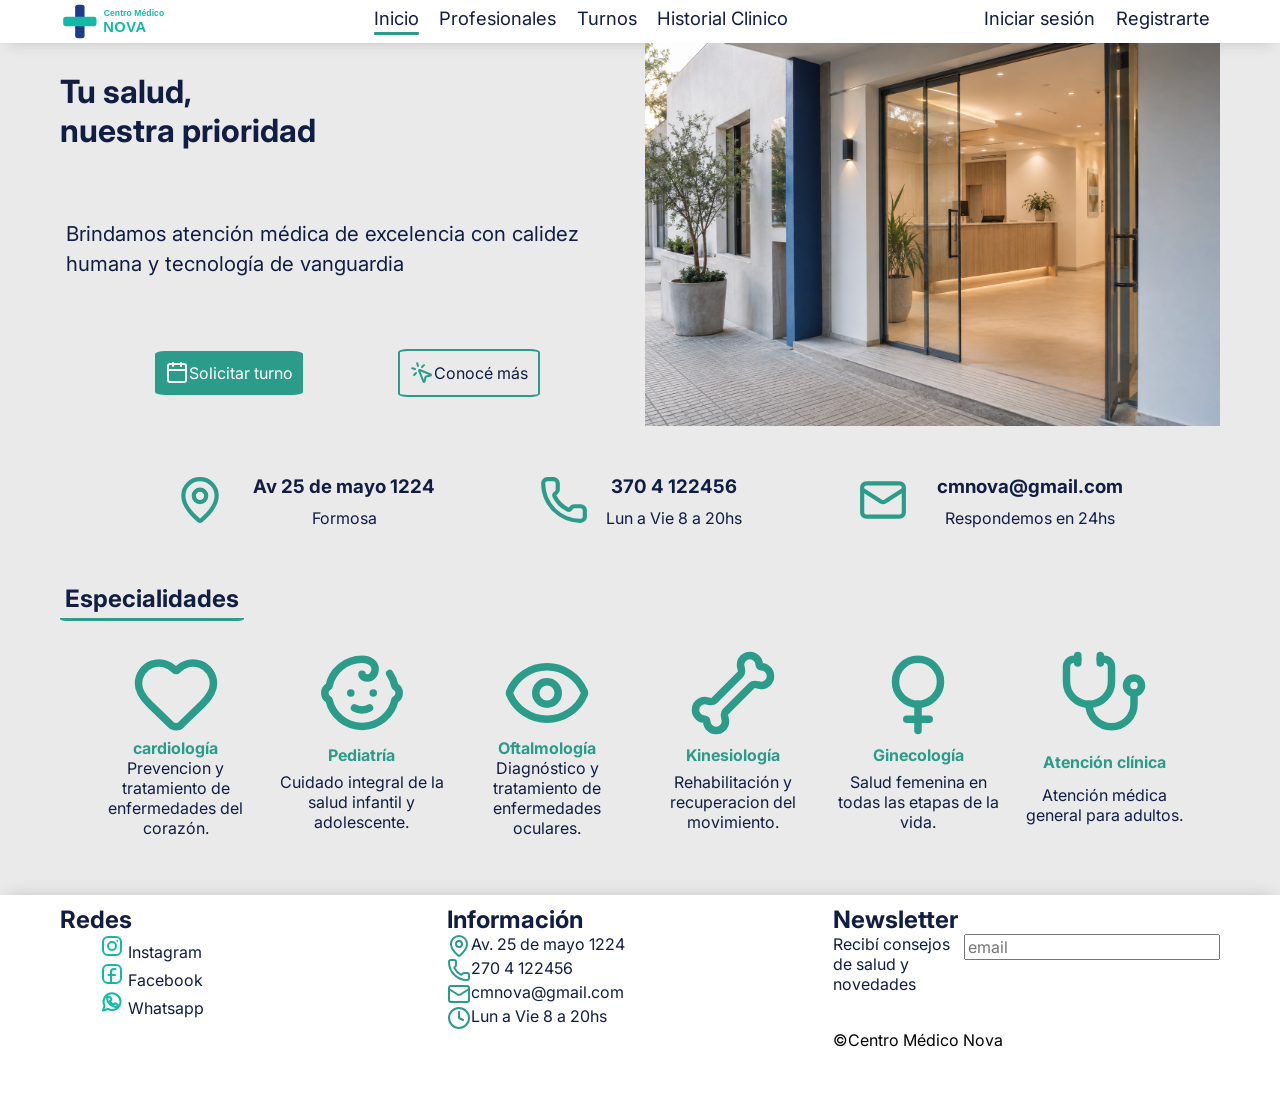
<file: index.html>
<!doctype html>
<html lang="es-AR">
  <head>
    <meta name="author" content="ariana cappello" />
    <meta
      name="description"
      content="Centro Médico Nova ofrece atención en cardiología, pediatría, oftalmología, kinesiología, ginecología y clínica médica en Formosa."
    />
    <meta
      name="keywords"
      content="centro médico en Formosa,clínica en Formosa,turnos médicos en Formosa,pediatra en Formosa,cardiólogo en Formosa,oftalmólogo en Formos"
    />
    <meta charset="UTF-8" />
    <meta name="viewport" content="width=device-width, initial-scale=1.0" />
    <title>Centro Médico Nova | Inicio</title>
    <link rel="stylesheet" href="./css/colores-svg.css" />
    <link rel="stylesheet" href="./css/stilos-general.css" />
    <link rel="preconnect" href="https://fonts.googleapis.com" />
    <link rel="preconnect" href="https://fonts.gstatic.com" crossorigin />
    <link
      href="https://fonts.googleapis.com/css2?family=Inter:wght@400;500;600;700&display=swap"
      rel="stylesheet"
    />
    <link rel="shortcut icon" href="./img/centro-medico-nova-favicon.svg" type="image/x-icon">
    <link rel="stylesheet" href="./css/header.css">
    <link rel="stylesheet" href="./css/footer.css">
    <link rel="stylesheet" href="./css/main/index-main.css">
    <link rel="stylesheet" href="./css/main/main.css">
  </head>
  <body>
    <header class="header-nav">
      <div class="contenedor">
        
        <nav>
          <img src="./img/centro-medico-nova-logo-horizontal.svg"/>
          <ul>
            <li class="activo">
              <a href="./index.html">Inicio</a>
            </li>
            <li>
              <a href="./pages/profesionales.html">Profesionales</a>
            </li>
            <li>
              <a href="./pages/turnos.html">Turnos</a>
            </li>
            <li>
              <a href="./pages/Historial.html">Historial Clinico</a>
            </li>
          </ul>
          <ul>
            <li>
              <a href="./pages/iniciar-sesion.html">Iniciar sesión</a>
            </li>
            <li>
              <a href="./pages/registrarte.html">Registrarte</a>
            </li>
          </ul>
        </nav>
      </div>
    </header>
    <main class="main">
      <div class="contenedor">
        <div class="main-bienvenida">
          <h1>
            Tu salud,<br />
            nuestra prioridad
          </h1>
          <p>
            Brindamos atención médica de excelencia con calidez humana y
            tecnología de vanguardia
          </p>
          <img src="./img/ChatGPT Image 1 sept 2026, 03_42_06 p.m..png"/>
          <div class="botones">
            <a class="main-solicitar"><svg
              xmlns="http://www.w3.org/2000/svg"
              width="24"
              height="24"
              viewBox="0 0 24 24"
              fill="none"
              stroke="currentColor"
              stroke-width="2"
              stroke-linecap="round"
              stroke-linejoin="round"
              class="lucide lucide-calendar-icon lucide-calendar color-botones"
            >
              <path d="M8 2v3" />
              <path d="M16 2v3" />
              <rect x="3" y="3" width="18" height="18" rx="2" />
              <path d="M3 9h18" />
            </svg>
            Solicitar turno</a
          >
          <a class="main-conocermas"
          > <svg xmlns="http://www.w3.org/2000/svg" width="24" height="24" viewBox="0 0 24 24" fill="none" stroke="currentColor" stroke-width="2" stroke-linecap="round" stroke-linejoin="round" class="lucide lucide-mouse-pointer-click-icon lucide-mouse-pointer-click color-general"><path d="M14 4.1 12 6"/><path d="m5.1 8-2.9-.8"/><path d="m6 12-1.9 2"/><path d="M7.2 2.2 8 5.1"/><path d="M9.037 9.69a.498.498 0 0 1 .653-.653l11 4.5a.5.5 0 0 1-.074.949l-4.349 1.041a1 1 0 0 0-.74.739l-1.04 4.35a.5.5 0 0 1-.95.074z"/></svg>Conocé más</a>
          </div>
          
        </div>
        <div class="main-informacion">
          <div>
            <svg
              xmlns="http://www.w3.org/2000/svg"
              viewBox="0 0 24 24"
              fill="none"
              stroke="currentColor"
              stroke-width="2"
              stroke-linecap="round"
              stroke-linejoin="round"
              class="lucide lucide-map-pin-icon lucide-map-pin color-general"
            >
              <path
                d="M20 10c0 4.993-5.539 10.193-7.399 11.799a1 1 0 0 1-1.202 0C9.539 20.193 4 14.993 4 10a8 8 0 0 1 16 0"
              />
              <circle cx="12" cy="10" r="3" />
            </svg>
            <h3>Av 25 de mayo 1224</h3>
            <p>Formosa</p>
          </div>
          <div>
            <svg
              xmlns="http://www.w3.org/2000/svg"
              viewBox="0 0 24 24"
              fill="none"
              stroke="currentColor"
              stroke-width="2"
              stroke-linecap="round"
              stroke-linejoin="round"
              class="lucide lucide-phone-icon lucide-phone color-general"
            >
              <path
                d="M13.832 16.568a1 1 0 0 0 1.213-.303l.355-.465A2 2 0 0 1 17 15h3a2 2 0 0 1 2 2v3a2 2 0 0 1-2 2A18 18 0 0 1 2 4a2 2 0 0 1 2-2h3a2 2 0 0 1 2 2v3a2 2 0 0 1-.8 1.6l-.468.351a1 1 0 0 0-.292 1.233 14 14 0 0 0 6.392 6.384"
              />
            </svg>
            <h3>370 4 122456</h3>
            <p>Lun a Vie 8 a 20hs</p>
          </div>
          <div>
            <svg
              xmlns="http://www.w3.org/2000/svg"
              viewBox="0 0 24 24"
              fill="none"
              stroke="currentColor"
              stroke-width="2"
              stroke-linecap="round"
              stroke-linejoin="round"
              class="lucide lucide-mail-icon lucide-mail color-general"
            >
              <path d="m22 7-8.991 5.727a2 2 0 0 1-2.009 0L2 7" />
              <rect x="2" y="4" width="20" height="16" rx="2" />
            </svg>
            <h3>cmnova@gmail.com</h3>
            <p>Respondemos en 24hs</p>
          </div>
        </div>
        <section class="main-especialidades">
          <h2>Especialidades</h2>
          <section>
            <div>
              <svg
                xmlns="http://www.w3.org/2000/svg"
                viewBox="0 0 24 24""
                fill="none"
                stroke="currentColor"
                stroke-width="2"
                stroke-linecap="round"
                stroke-linejoin="round"
                class="lucide lucide-heart-icon lucide-heart color-general"
              >
                <path
                  d="M2 9.5a5.5 5.5 0 0 1 9.591-3.676.56.56 0 0 0 .818 0A5.49 5.49 0 0 1 22 9.5c0 2.29-1.5 4-3 5.5l-5.492 5.313a2 2 0 0 1-3 .019L5 15c-1.5-1.5-3-3.2-3-5.5"
                />
              </svg>
              <h4>cardiología</h4>
              <p>Prevencion y tratamiento de enfermedades del corazón.</p>
            </div>
            <div>
              <svg
                xmlns="http://www.w3.org/2000/svg"
                viewBox="0 0 24 24"
                fill="none"
                stroke="currentColor"
                stroke-width="2"
                stroke-linecap="round"
                stroke-linejoin="round"
                class="lucide lucide-baby-icon lucide-baby color-general"
              >
                <path d="M10 16c.5.3 1.2.5 2 .5s1.5-.2 2-.5" />
                <path d="M15 12h.01" />
                <path
                  d="M19.38 6.813A9 9 0 0 1 20.8 10.2a2 2 0 0 1 0 3.6 9 9 0 0 1-17.6 0 2 2 0 0 1 0-3.6A9 9 0 0 1 12 3c2 0 3.5 1.1 3.5 2.5s-.9 2.5-2 2.5c-.8 0-1.5-.4-1.5-1"
                />
                <path d="M9 12h.01" />
              </svg>
              <h4>Pediatría</h4>
              <p>Cuidado integral de la salud infantil y adolescente.</p>
            </div>
            <div>
              <svg
                xmlns="http://www.w3.org/2000/svg"
                viewBox="0 0 24 24"
                fill="none"
                stroke="currentColor"
                stroke-width="2"
                stroke-linecap="round"
                stroke-linejoin="round"
                class="lucide lucide-eye-icon lucide-eye color-general"
                color-general
              >
                <path
                  d="M2.062 12.348a1 1 0 0 1 0-.696 10.75 10.75 0 0 1 19.876 0 1 1 0 0 1 0 .696 10.75 10.75 0 0 1-19.876 0"
                />
                <circle cx="12" cy="12" r="3" />
              </svg>
              <h4>Oftalmología</h4>
              <p>Diagnóstico y tratamiento de enfermedades oculares.</p>
            </div>
            <div>
              <svg
                xmlns="http://www.w3.org/2000/svg"
                viewBox="0 0 24 24"
                fill="none"
                stroke="currentColor"
                stroke-width="2"
                stroke-linecap="round"
                stroke-linejoin="round"
                class="lucide lucide-bone-icon lucide-bone color-general"
              >
                <path
                  d="M17 10c.7-.7 1.69 0 2.5 0a2.5 2.5 0 1 0 0-5 .5.5 0 0 1-.5-.5 2.5 2.5 0 1 0-5 0c0 .81.7 1.8 0 2.5l-7 7c-.7.7-1.69 0-2.5 0a2.5 2.5 0 0 0 0 5c.28 0 .5.22.5.5a2.5 2.5 0 1 0 5 0c0-.81-.7-1.8 0-2.5Z"
                />
              </svg>
              <h4>Kinesiología</h4>
              <p>Rehabilitación y recuperacion del movimiento.</p>
            </div>
            <div>
              <svg
                xmlns="http://www.w3.org/2000/svg"
                viewBox="0 0 24 24"
                fill="none"
                stroke="currentColor"
                stroke-width="2"
                stroke-linecap="round"
                stroke-linejoin="round"
                class="lucide lucide-venus-icon lucide-venus color-general"
              >
                <path d="M12 15v7" />
                <path d="M9 19h6" />
                <circle cx="12" cy="9" r="6" />
              </svg>
              <h4>Ginecología</h4>
              <p>Salud femenina en todas las etapas de la vida.</p>
            </div>
            <div>
              <svg
                xmlns="http://www.w3.org/2000/svg"
                viewBox="0 0 24 24"
                fill="none"
                stroke="currentColor"
                stroke-width="2"
                stroke-linecap="round"
                stroke-linejoin="round"
                class="lucide lucide-stethoscope-icon lucide-stethoscope color-general"
              >
                <path d="M11 2v2" />
                <path d="M5 2v2" />
                <path
                  d="M5 3H4a2 2 0 0 0-2 2v4a6 6 0 0 0 12 0V5a2 2 0 0 0-2-2h-1"
                />
                <path d="M8 15a6 6 0 0 0 12 0v-3" />
                <circle cx="20" cy="10" r="2" />
              </svg>
              <h4>Atención clínica</h4>
              <p>Atención médica general para adultos.</p>
            </div>
          </section>
        </section>
      </div>
    </main>
    <footer class="footer">
      <div class="contenedor">
        <img />
        <section class="footer-redes">
          <h2>Redes</h2>
          <ul>
            <li>
              <img src="./img/instagram-minimal.svg" class="color-general" width="24"
              height="24"/>
              <a>Instagram</a>
            </li>
            <li>
              <img src="./img/facebook-minimal.svg" class="color-general" width="24"
              height="24"/>
              <a>Facebook</a>
            </li>
            <li>
              <img src="./img/whatsapp-minimal.svg" class="color-general" width="24"
              height="24"/>
              <a>Whatsapp</a>
            </li>
          </ul>
        </section>
        <section class=" footer-informacion">
          <h2>Información</h2>
          <div>
            <svg
              xmlns="http://www.w3.org/2000/svg"
              width="24"
              height="24"
              viewBox="0 0 24 24"
              fill="none"
              stroke="currentColor"
              stroke-width="2"
              stroke-linecap="round"
              stroke-linejoin="round"
              class="lucide lucide-map-pin-icon lucide-map-pin color-general"
            >
              <path
                d="M20 10c0 4.993-5.539 10.193-7.399 11.799a1 1 0 0 1-1.202 0C9.539 20.193 4 14.993 4 10a8 8 0 0 1 16 0"
              />
              <circle cx="12" cy="10" r="3" />
            </svg>
            <p>Av. 25 de mayo 1224</p>
          </div>
          <div>
            <svg
              xmlns="http://www.w3.org/2000/svg"
              width="24"
              height="24"
              viewBox="0 0 24 24"
              fill="none"
              stroke="currentColor"
              stroke-width="2"
              stroke-linecap="round"
              stroke-linejoin="round"
              class="lucide lucide-phone-icon lucide-phone color-general"
            >
              <path
                d="M13.832 16.568a1 1 0 0 0 1.213-.303l.355-.465A2 2 0 0 1 17 15h3a2 2 0 0 1 2 2v3a2 2 0 0 1-2 2A18 18 0 0 1 2 4a2 2 0 0 1 2-2h3a2 2 0 0 1 2 2v3a2 2 0 0 1-.8 1.6l-.468.351a1 1 0 0 0-.292 1.233 14 14 0 0 0 6.392 6.384"
              />
            </svg>
            <p>270 4 122456</p>
          </div>
          <div>
            <svg
              xmlns="http://www.w3.org/2000/svg"
              width="24"
              height="24"
              viewBox="0 0 24 24"
              fill="none"
              stroke="currentColor"
              stroke-width="2"
              stroke-linecap="round"
              stroke-linejoin="round"
              class="lucide lucide-mail-icon lucide-mail color-general"
            >
              <path d="m22 7-8.991 5.727a2 2 0 0 1-2.009 0L2 7" />
              <rect x="2" y="4" width="20" height="16" rx="2" />
            </svg>
            <p>cmnova@gmail.com</p>
          </div>
          <div>
            <svg
              xmlns="http://www.w3.org/2000/svg"
              width="24"
              height="24"
              viewBox="0 0 24 24"
              fill="none"
              stroke="currentColor"
              stroke-width="2"
              stroke-linecap="round"
              stroke-linejoin="round"
              class="lucide lucide-clock-icon lucide-clock color-general"
            >
              <circle cx="12" cy="12" r="10" />
              <path d="M12 6v6l4 2" />
            </svg>
            <p>Lun a Vie 8 a 20hs</p>
          </div>
        </section>
        <section class="footeer-Newsletter">
          <h2>Newsletter</h2>
          <div>
          <p>Recibí consejos de salud y novedades</p>
          <label>
            <input type="email" name="email" placeholder="email" />
          </label>
          </div>
        </section>
        <div class="footer-copyright">&copy;Centro Médico Nova</div>
      </div>
    </footer>
  </body>
</html>
</file>
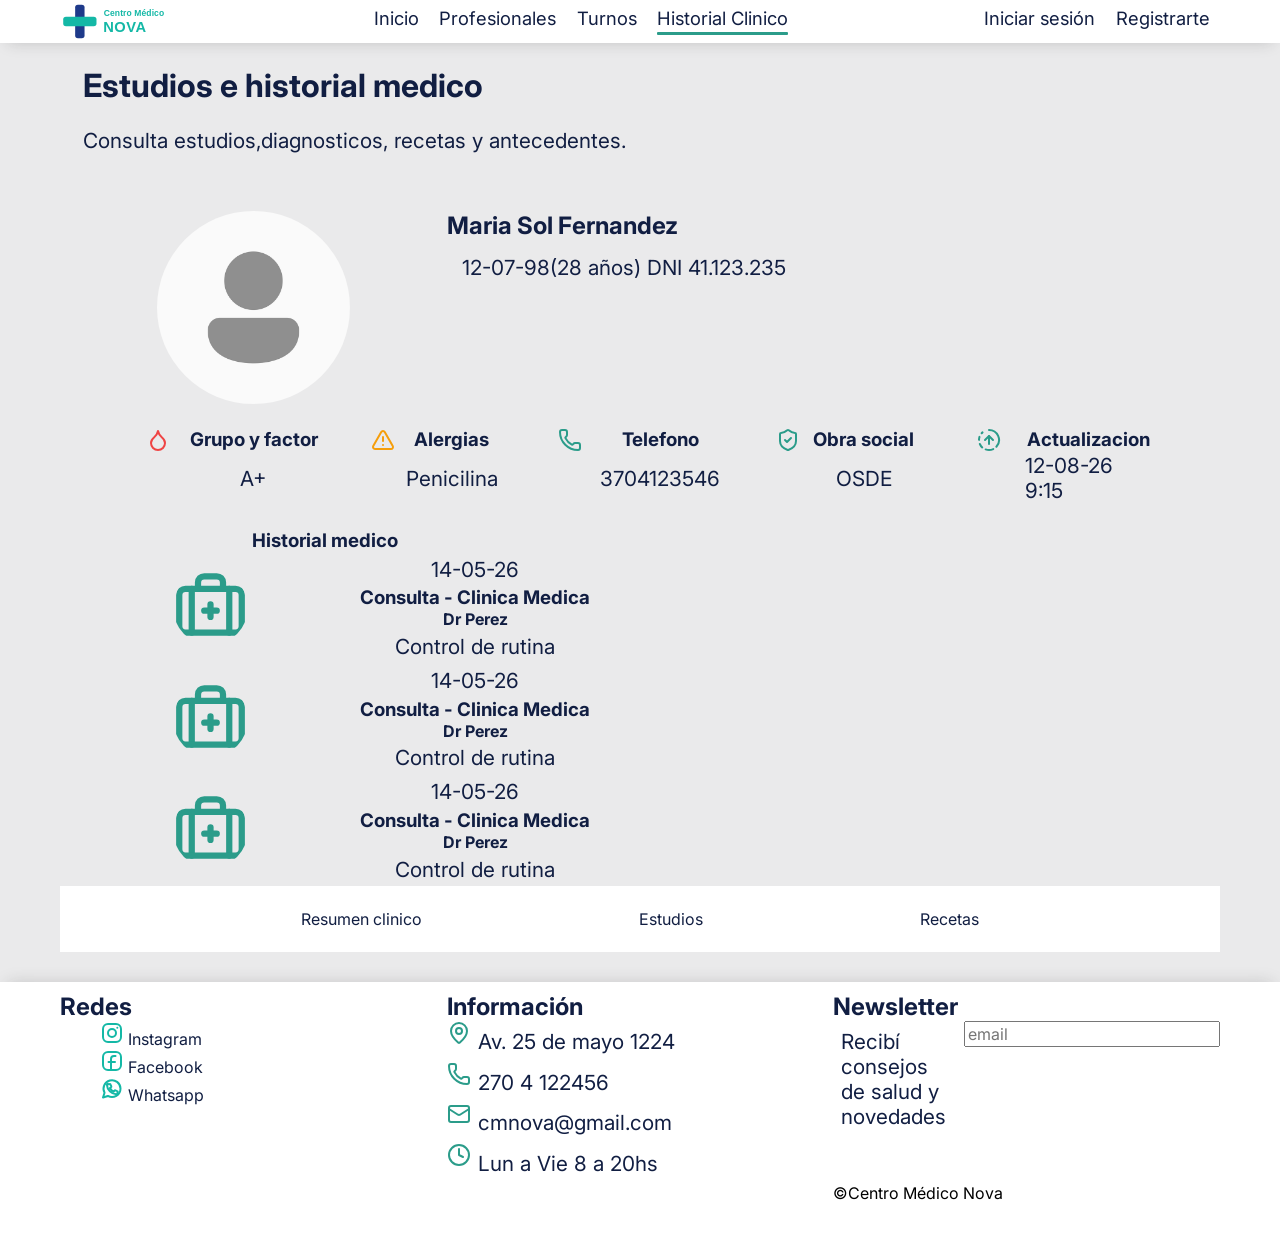
<file: pages/Historial.html>
<!doctype html>
<html lang="es-AR">
  <head>
    <meta name="author" content="ariana cappello" />
    <meta
      name="description"
      content="Centro Médico Nova ofrece atención en cardiología, pediatría, oftalmología, kinesiología, ginecología y clínica médica en Formosa."
    />
    <meta
      name="keywords"
      content="centro médico en Formosa,clínica en Formosa,turnos médicos en Formosa,pediatra en Formosa,cardiólogo en Formosa,oftalmólogo en Formos"
    />
    <meta charset="UTF-8" />
    <meta name="viewport" content="width=device-width, initial-scale=1.0" />
    <title>Centro Médico Nova | Historial Clinico</title>
    <link rel="stylesheet" href="../css/colores-svg.css">
    <link rel="stylesheet" href="../css/stilos-general.css">
    <link rel="preconnect" href="https://fonts.googleapis.com">
    <link rel="stylesheet" href="../css/footer.css">
    <link rel="preconnect" href="https://fonts.gstatic.com" crossorigin>
    <link href="https://fonts.googleapis.com/css2?family=Inter:wght@400;500;600;700&display=swap"rel="stylesheet">
    <link rel="stylesheet" href="../css/header.css">
    <link rel="stylesheet" href="../css/main/main.css">
    <link rel="shortcut icon" href="../img/centro-medico-nova-favicon.svg" type="image/x-icon">
    <link rel="stylesheet" href="../css/main/historial.css">
    <link rel="stylesheet" href="../css/main/historial-tablas.css">

  </head>
  <body>
    <header class="header-nav">
      <div class="contenedor">
        
        <nav>
          <img src="../img/centro-medico-nova-logo-horizontal.svg"/>
          <ul>
            <li>
              <a href="../index.html">Inicio</a>
            </li>
            <li>
              <a href="./profesionales.html">Profesionales</a>
            </li>
            <li>
              <a href="./turnos.html">Turnos</a>
            </li>
            <li class="activo">
              <a href="./Historial.html">Historial Clinico</a>
            </li>
          </ul>
          <ul>
            <li>
              <a href="./iniciar-sesion.html">Iniciar sesión</a>
            </li>
            <li>
              <a href="./registrarte.html">Registrarte</a>
            </li>
          </ul>
        </nav>
      </div>
    </header>
    <main class="main">
      <div class="contenedor historial-main">
        <h1>Estudios e historial medico</h1>
        <p>Consulta estudios,diagnosticos, recetas y antecedentes.</p>
        <section id="informacion-main" class="informacion-main">
          <div class="cliente">
            <img src="../img/icon-7797704_640.png" />
            <h2>Maria Sol Fernandez</h2>
            <p>12-07-98(28 años)  DNI 41.123.235</p>
          </div>
          <div class="datos-cliente">
            <div>
              <svg xmlns="http://www.w3.org/2000/svg" width="24" height="24" viewBox="0 0 24 24" fill="none" stroke="currentColor" stroke-width="2" stroke-linecap="round" stroke-linejoin="round" class="lucide lucide-droplet-icon lucide-droplet color-sangre"><path d="M12 22a7 7 0 0 0 7-7c0-2-1-3.9-3-5.5s-3.5-4-4-6.5c-.5 2.5-2 4.9-4 6.5C6 11.1 5 13 5 15a7 7 0 0 0 7 7z"/></svg>
              <h3>Grupo y factor</h3>
              <p>A+</p>
            </div>
            <div>
              <svg xmlns="http://www.w3.org/2000/svg" width="24" height="24" viewBox="0 0 24 24" fill="none" stroke="currentColor" stroke-width="2" stroke-linecap="round" stroke-linejoin="round" class="lucide lucide-triangle-alert-icon lucide-triangle-alert color-alergias"><path d="m21.73 18-8-14a2 2 0 0 0-3.48 0l-8 14A2 2 0 0 0 4 21h16a2 2 0 0 0 1.73-3"/><path d="M12 9v4"/><path d="M12 17h.01"/></svg>
              <h3>Alergias</h3>
              <p>Penicilina</p>
            </div>
            <div>
              <svg xmlns="http://www.w3.org/2000/svg" width="24" height="24" viewBox="0 0 24 24" fill="none" stroke="currentColor" stroke-width="2" stroke-linecap="round" stroke-linejoin="round" class="lucide lucide-phone-icon lucide-phone color-general"><path d="M13.832 16.568a1 1 0 0 0 1.213-.303l.355-.465A2 2 0 0 1 17 15h3a2 2 0 0 1 2 2v3a2 2 0 0 1-2 2A18 18 0 0 1 2 4a2 2 0 0 1 2-2h3a2 2 0 0 1 2 2v3a2 2 0 0 1-.8 1.6l-.468.351a1 1 0 0 0-.292 1.233 14 14 0 0 0 6.392 6.384"/></svg>
              <h3>Telefono</h3>
              <p>3704123546</p>
            </div>
            <div>
              <svg xmlns="http://www.w3.org/2000/svg" width="24" height="24" viewBox="0 0 24 24" fill="none" stroke="currentColor" stroke-width="2" stroke-linecap="round" stroke-linejoin="round" class="lucide lucide-shield-check-icon lucide-shield-check color-obra-social"><path d="M20 13c0 5-3.5 7.5-7.66 8.95a1 1 0 0 1-.67-.01C7.5 20.5 4 18 4 13V6a1 1 0 0 1 1-1c2 0 4.5-1.2 6.24-2.72a1.17 1.17 0 0 1 1.52 0C14.51 3.81 17 5 19 5a1 1 0 0 1 1 1z"/><path d="m9 12 2 2 4-4"/></svg>
              <h3>Obra social</h3>
              <p>OSDE</p>
            </div>
            <div>
              <svg xmlns="http://www.w3.org/2000/svg" width="24" height="24" viewBox="0 0 24 24" fill="none" stroke="currentColor" stroke-width="2" stroke-linecap="round" stroke-linejoin="round" class="lucide lucide-circle-fading-arrow-up-icon lucide-circle-fading-arrow-up color-actualizacion"><path d="M12 2a10 10 0 0 1 7.38 16.75"/><path d="m16 12-4-4-4 4"/><path d="M12 16V8"/><path d="M2.5 8.875a10 10 0 0 0-.5 3"/><path d="M2.83 16a10 10 0 0 0 2.43 3.4"/><path d="M4.636 5.235a10 10 0 0 1 .891-.857"/><path d="M8.644 21.42a10 10 0 0 0 7.631-.38"/></svg>
              <h3>Actualizacion</h3>
              <p><time>12-08-26 9:15</time></p>
            </div>
          </div>
        </section>
        
        <aside  id="historial" class="historial">
          <h3>Historial medico</h3>
          <div>
            <article>
              <svg xmlns="http://www.w3.org/2000/svg" viewBox="0 0 24 24" fill="none" stroke="currentColor" stroke-width="2" stroke-linecap="round" stroke-linejoin="round" class="lucide lucide-briefcase-medical-icon lucide-briefcase-medical color-consulta"><path d="M12 11v4"/><path d="M14 13h-4"/><path d="M16 6V4a2 2 0 0 0-2-2h-4a2 2 0 0 0-2 2v2"/><path d="M18 6v14"/><path d="M6 6v14"/><rect width="20" height="14" x="2" y="6" rx="2"/></svg>
              <div>
                <p>14-05-26</p>
                <h3>Consulta - Clinica Medica</h3>
                <h4>Dr Perez</h4>
                <p>Control de rutina</p>
              </div>
            </article>
            <article>
              <svg xmlns="http://www.w3.org/2000/svg" viewBox="0 0 24 24" fill="none" stroke="currentColor" stroke-width="2" stroke-linecap="round" stroke-linejoin="round" class="lucide lucide-briefcase-medical-icon lucide-briefcase-medical color-consulta"><path d="M12 11v4"/><path d="M14 13h-4"/><path d="M16 6V4a2 2 0 0 0-2-2h-4a2 2 0 0 0-2 2v2"/><path d="M18 6v14"/><path d="M6 6v14"/><rect width="20" height="14" x="2" y="6" rx="2"/></svg>
              <div>
              <div>
                <p>14-05-26</p>
                <h3>Consulta - Clinica Medica</h3>
                <h4>Dr Perez</h4>
                <p>Control de rutina</p>
              </div>
            </article>
            <article>
              <svg xmlns="http://www.w3.org/2000/svg" viewBox="0 0 24 24" fill="none" stroke="currentColor" stroke-width="2" stroke-linecap="round" stroke-linejoin="round" class="lucide lucide-briefcase-medical-icon lucide-briefcase-medical color-consulta"><path d="M12 11v4"/><path d="M14 13h-4"/><path d="M16 6V4a2 2 0 0 0-2-2h-4a2 2 0 0 0-2 2v2"/><path d="M18 6v14"/><path d="M6 6v14"/><rect width="20" height="14" x="2" y="6" rx="2"/></svg>
              <div>
              <div>
                <p>14-05-26</p>
                <h3>Consulta - Clinica Medica</h3>
                <h4>Dr Perez</h4>
                <p>Control de rutina</p>
              </div>
            </article>
          </div>
        </aside>
        <div  id="historial-tablas" class="historial-tablas"> 

        
        <nav class="historial-nav">
          <ul>
            <li><a href="#resumen-clinico">Resumen clinico</a></li>
            <li><a href="#estudios-tab">Estudios</a></li>
            <li><a href="#recetas">Recetas</a></li>
          </ul>
        </nav>
        <div class="ventana-tablas">
          <div class="resumen-clinico" id="resumen-clinico">
            <img src="../img/icon-7797704_640.png"/>
            <p>
            Lorem ipsum dolor sit amet consectetur adipisicing elit. Perferendis
            eaque dolor sunt a culpa blanditiis fugiat molestias? Sapiente
            similique rerum explicabo reiciendis minima. Vitae, nam. Voluptate
            voluptatibus tempora est ullam.
            </p>
          </div>
          <div id="estudios-tab">
            <div>
              <div>
                <form class="nav-tabla">
                  <div>
                    <label for="fecha-desde">Desde</label>
                    <input type="date" id="fecha-desde" name="fecha-desde" />
                  </div>
                  <div>
                    <label for="fecha-hasta">Hasta</label>
                    <input type="date" id="fecha-hasta" name="fecha-hasta" />
                  </div>
                  <label>Tipo de estudio</label>
                  <select for="estudios">
                      <option value="" selected>Todas</option>
                      <option id="estudios">Radiografia</option>
                      <option id="estudios">Resonancia</option>
                      <option id="estudios">Tomografia</option>
                      <option id="estudios">Ecografia</option>
                  </select>
                  <label>Especialidad</label>
                  <select for="especialidad">
                     <option value="" selected>Todas</option>
                     <option id="especialidad">Clinica Medica</option>
                     <option id="especialidad">Diagnostico por imagen</option>
                  </select>
                  <label>Estado</label>
                  <select for="estado">
                     <option value="" selected>Todas</option>
                     <option id="estado">Finalizado</option>
                     <option id="estado">En revision</option>
                     <option id="estado">Pendiente</option>
                  </select>
                  <button type="reset">limpiar</button>
                </form>
              </div>
            <div class="ventana-tabla">
              <table>
                <thead>
                  <tr>
                    <th>Fecha</th>
                    <th>Tipo de estudio</th>
                    <th>Descripcion</th>
                    <th>Solicitante</th>
                    <th>Especialidad</th>
                    <th>Estado</th>
                  </tr>
                </thead>
                <tbody>
                  <tr>
                    <td>12/07/26</td>
                    <td><svg xmlns="http://www.w3.org/2000/svg" width="24" height="24" viewBox="0 0 24 24" fill="none" stroke="currentColor" stroke-width="2" stroke-linecap="round" stroke-linejoin="round" class="lucide lucide-flask-conical-icon lucide-flask-conical color-laboratorio"><path d="M14 2v6a2 2 0 0 0 .245.96l5.51 10.08A2 2 0 0 1 18 22H6a2 2 0 0 1-1.755-2.96l5.51-10.08A2 2 0 0 0 10 8V2"/><path d="M6.453 15h11.094"/><path d="M8.5 2h7"/></svg>Laboratorio</td>
                    <td>Hemograma completo</td>
                    <td>Dr perez</td>
                    <td>Clinica Medica</td>
                    <td class="color-en-revision">En revision</td>
                  </tr>
                  <tr>
                    <td>17/08/25</td>
                    <td><svg xmlns="http://www.w3.org/2000/svg" width="24" height="24" viewBox="0 0 24 24" fill="none" stroke="currentColor" stroke-width="2" stroke-linecap="round" stroke-linejoin="round" class="lucide lucide-bone-fracture-icon lucide-bone-fracture color-radiografia"><path d="M14 4.5a1 1 0 0 1 5 0 .5.5 0 0 0 .5.5 1 1 0 0 1 0 5c-.81 0-1.8-.7-2.5 0l-1.958 1.957a.15.15 0 0 1-.252-.072l-.493-2.07a.15.15 0 0 0-.111-.112l-2.072-.494a.15.15 0 0 1-.072-.252L14 7c.7-.7 0-1.69 0-2.5"/><path d="m16 20-1-2"/><path d="m20 16-2-1"/><path d="m4 8 2 1"/><path d="m8 4 1 2"/><path d="M9.698 14.19a.15.15 0 0 0 .112.112l2.074.489a.15.15 0 0 1 .072.252L10 17c-.7.7 0 1.69 0 2.5a1 1 0 0 1-5 0 .495.495 0 0 0-.5-.5 1 1 0 0 1 0-5c.81 0 1.8.7 2.5 0l1.956-1.957a.15.15 0 0 1 .252.072z"/></svg>Radiografia</td>
                    <td>Torax PA y perfil</td>
                    <td>Dr Juarez</td>
                    <td>Diagnostico por image</td>
                    <td class="color-finalizado">Finalizado</td>
                  </tr>
                  <tr>
                    <td>09/04/25</td>
                    <td><svg  xmlns="http://www.w3.org/2000/svg" width="24" height="24" viewBox="0 0 24 24" fill="none" stroke="currentColor" stroke-width="2" stroke-linecap="round" stroke-linejoin="round" class="lucide lucide-brain-icon lucide-brain color-resonancia"><path d="M12 18V5"/><path d="M15 13a4.17 4.17 0 0 1-3-4 4.17 4.17 0 0 1-3 4"/><path d="M17.598 6.5A3 3 0 1 0 12 5a3 3 0 1 0-5.598 1.5"/><path d="M17.997 5.125a4 4 0 0 1 2.526 5.77"/><path d="M18 18a4 4 0 0 0 2-7.464"/><path d="M19.967 17.483A4 4 0 1 1 12 18a4 4 0 1 1-7.967-.517"/><path d="M6 18a4 4 0 0 1-2-7.464"/><path d="M6.003 5.125a4 4 0 0 0-2.526 5.77"/></svg>Resonancia</td>
                    <td>RMN de rodilla derecha</td>
                    <td>Dr Gimenez</td>
                    <td>Diagnostico por imagen</td>
                    <td class="color-pendiente">Pendiente</td>
                  </tr>
                </tbody>
              </table>
            </div>
          </div>
            
          </div>
          <div class="recetas" id="recetas">
            <div class="nav-recetas">
              <div>
                <label for="fecha-desde-recetas">Desde</label>
                <input type="date" id="fecha-desde-recetas" name="fecha-desde" />
              </div>
              <div>
                <label for="fecha-hasta-recetas">Hasta</label>
                <input type="date" id="fecha-hasta-recetas" name="fecha-hasta" />
              </div>
            </div>
            <div>
              <article>
                <h3>Receta Ibuprofeno</h3>
                <p><time>10-08-2026</time></p>
                <p>Dr Perez</p>
                <a href="">Ver receta</a>
              </article>
              <article>
                <h3>Receta Ibuprofeno</h3>
                <p><time>10-08-2026</time></p>
                <p>Dr Perez</p>
                <a href="">Ver receta</a>
              </article>
              <article>
                <h3>Receta Ibuprofeno</h3>
                <p><time>10-08-2026</time></p>
                <p>Dr Perez</p>
                <a href="">Ver receta</a>
              </article>
            </div>
          </div>
        </div>
      
        </div>
      </div>
                 
    </main>
    <footer class="footer">
      <div class="contenedor">
        <img />
        <section class="footer-redes">
          <h2>Redes</h2>
          <ul>
            <li>
              <img src="../img/instagram-minimal.svg" class="color-general" width="24"
              height="24"/>
              <a>Instagram</a>
            </li>
            <li>
              <img src="../img/facebook-minimal.svg" class="color-general" width="24"
              height="24"/>
              <a>Facebook</a>
            </li>
            <li>
              <img src="../img/whatsapp-minimal.svg" class="color-general"width="24"
              height="24"/>
              <a>Whatsapp</a>
            </li>
          </ul>
        </section>
        <section class=" footer-informacion">
          <h2>Información</h2>
          <div>
            <svg
              xmlns="http://www.w3.org/2000/svg"
              width="24"
              height="24"
              viewBox="0 0 24 24"
              fill="none"
              stroke="currentColor"
              stroke-width="2"
              stroke-linecap="round"
              stroke-linejoin="round"
              class="lucide lucide-map-pin-icon lucide-map-pin color-general"
            >
              <path
                d="M20 10c0 4.993-5.539 10.193-7.399 11.799a1 1 0 0 1-1.202 0C9.539 20.193 4 14.993 4 10a8 8 0 0 1 16 0"
              />
              <circle cx="12" cy="10" r="3" />
            </svg>
            <p>Av. 25 de mayo 1224</p>
          </div>
          <div>
            <svg
              xmlns="http://www.w3.org/2000/svg"
              width="24"
              height="24"
              viewBox="0 0 24 24"
              fill="none"
              stroke="currentColor"
              stroke-width="2"
              stroke-linecap="round"
              stroke-linejoin="round"
              class="lucide lucide-phone-icon lucide-phone color-general"
            >
              <path
                d="M13.832 16.568a1 1 0 0 0 1.213-.303l.355-.465A2 2 0 0 1 17 15h3a2 2 0 0 1 2 2v3a2 2 0 0 1-2 2A18 18 0 0 1 2 4a2 2 0 0 1 2-2h3a2 2 0 0 1 2 2v3a2 2 0 0 1-.8 1.6l-.468.351a1 1 0 0 0-.292 1.233 14 14 0 0 0 6.392 6.384"
              />
            </svg>
            <p>270 4 122456</p>
          </div>
          <div>
            <svg
              xmlns="http://www.w3.org/2000/svg"
              width="24"
              height="24"
              viewBox="0 0 24 24"
              fill="none"
              stroke="currentColor"
              stroke-width="2"
              stroke-linecap="round"
              stroke-linejoin="round"
              class="lucide lucide-mail-icon lucide-mail color-general"
            >
              <path d="m22 7-8.991 5.727a2 2 0 0 1-2.009 0L2 7" />
              <rect x="2" y="4" width="20" height="16" rx="2" />
            </svg>
            <p>cmnova@gmail.com</p>
          </div>
          <div>
            <svg
              xmlns="http://www.w3.org/2000/svg"
              width="24"
              height="24"
              viewBox="0 0 24 24"
              fill="none"
              stroke="currentColor"
              stroke-width="2"
              stroke-linecap="round"
              stroke-linejoin="round"
              class="lucide lucide-clock-icon lucide-clock color-general"
            >
              <circle cx="12" cy="12" r="10" />
              <path d="M12 6v6l4 2" />
            </svg>
            <p>Lun a Vie 8 a 20hs</p>
          </div>
        </section>
        <section class="footeer-Newsletter">
          <h2>Newsletter</h2>
          <div>
          <p>Recibí consejos de salud y novedades</p>
          <label>
            <input type="email" name="email" placeholder="email" />
          </label>
          </div>
        </section>
        <div class="footer-copyright">&copy;Centro Médico Nova</div>
      </div>
    </footer>
  </body>
</html>
</file>
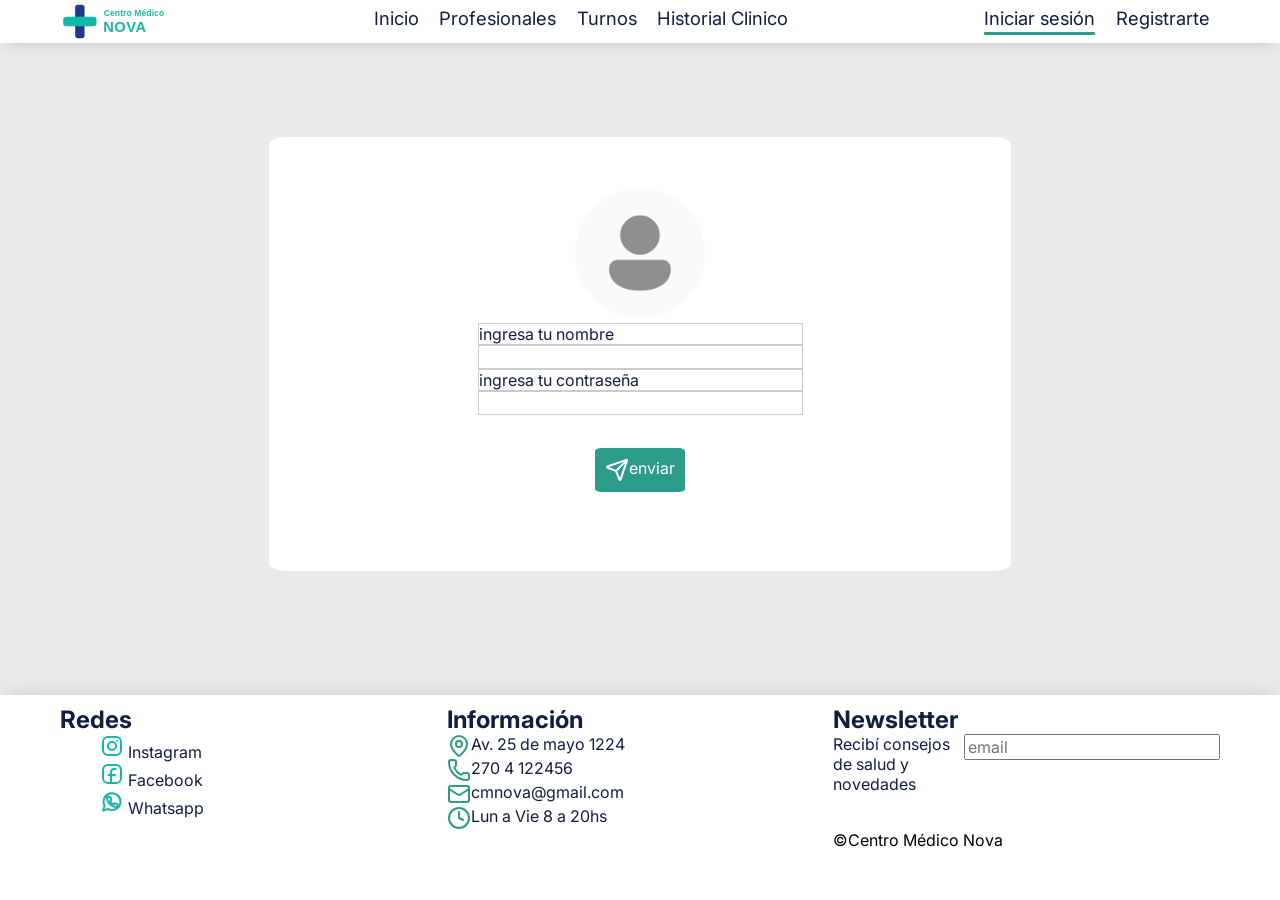
<file: pages/iniciar-sesion.html>
<!doctype html>
<html lang="es-AR">
  <head>
    <meta name="author" content="ariana cappello" />
    <meta
      name="description"
      content="Centro Médico Nova ofrece atención en cardiología, pediatría, oftalmología, kinesiología, ginecología y clínica médica en Formosa."
    />
    <meta
      name="keywords"
      content="centro médico en Formosa,clínica en Formosa,turnos médicos en Formosa,pediatra en Formosa,cardiólogo en Formosa,oftalmólogo en Formos"
    />
    <meta charset="UTF-8" />
    <meta name="viewport" content="width=device-width, initial-scale=1.0" />
    <title>Centro Médico Nova | Iniciar Sesion</title>
    <link rel="stylesheet" href="../css/colores-svg.css" />
    <link rel="stylesheet" href="../css/stilos-general.css" />
    <link rel="preconnect" href="https://fonts.googleapis.com" />
    <link rel="stylesheet" href="../css/footer.css" />
    <link rel="preconnect" href="https://fonts.gstatic.com" crossorigin />
    <link
      href="https://fonts.googleapis.com/css2?family=Inter:wght@400;500;600;700&display=swap"
      rel="stylesheet"
    />
    <link rel="stylesheet" href="../css/header.css" />
    <link rel="stylesheet" href="../css/main/main.css" />
    <link
      rel="shortcut icon"
      href="../img/centro-medico-nova-favicon.svg"
      type="image/x-icon"
    />
    <link rel="stylesheet" href="../css/main/iniciar-sesion-main.css" />
  </head>
  <body>
    <header class="header-nav">
      <div class="contenedor">
        <nav>
          <img src="../img/centro-medico-nova-logo-horizontal.svg" />
          <ul>
            <li>
              <a href="../index.html">Inicio</a>
            </li>
            <li>
              <a href="./profesionales.html">Profesionales</a>
            </li>
            <li>
              <a href="./turnos.html">Turnos</a>
            </li>
            <li>
              <a href="./Historial.html">Historial Clinico</a>
            </li>
          </ul>
          <ul>
            <li class="activo">
              <a href="./iniciar-sesion.html">Iniciar sesión</a>
            </li>
            <li>
              <a href="./registrarte.html">Registrarte</a>
            </li>
          </ul>
        </nav>
      </div>
    </header>
    <main class="main">
      <div class="contenedor">
        <div class="iniciar-sesion-main">
          <form action="procesar.php" method="post">
            <img src="../img/icon-7797704_640.png" />
            <label for="text">ingresa tu nombre</label>
            <input
              type="text"
              name="nombre"
              id="text"
              required
              minlength="5"
              maxlength="19"
            />
            <label for="password">ingresa tu contraseña</label>
            <input
              type="password"
              name="contraseña"
              id="password"
              required
              minlength="8"
              maxlength="50"
            />
            <button class="botones" type="submit">
              <svg
                xmlns="http://www.w3.org/2000/svg"
                width="24"
                height="24"
                viewBox="0 0 24 24"
                fill="none"
                stroke="currentColor"
                stroke-width="2"
                stroke-linecap="round"
                stroke-linejoin="round"
                class="lucide lucide-send-icon lucide-send color-botones"
              >
                <path
                  d="M14.536 21.686a.5.5 0 0 0 .937-.024l6.5-19a.496.496 0 0 0-.635-.635l-19 6.5a.5.5 0 0 0-.024.937l7.93 3.18a2 2 0 0 1 1.112 1.11z"
                />
                <path d="m21.854 2.147-10.94 10.939" /></svg>enviar
            </button>
          </form>
        </div>
      </div>
    </main>
    <footer class="footer">
      <div class="contenedor">
        <img />
        <section class="footer-redes">
          <h2>Redes</h2>
          <ul>
            <li>
              <img
                src="../img/instagram-minimal.svg"
                class="color-general"
                width="24"
                height="24"
              />
              <a>Instagram</a>
            </li>
            <li>
              <img
                src="../img/facebook-minimal.svg"
                class="color-general"
                width="24"
                height="24"
              />
              <a>Facebook</a>
            </li>
            <li>
              <img
                src="../img/whatsapp-minimal.svg"
                class="color-general"
                width="24"
                height="24"
              />
              <a>Whatsapp</a>
            </li>
          </ul>
        </section>
        <section class="footer-informacion">
          <h2>Información</h2>
          <div>
            <svg
              xmlns="http://www.w3.org/2000/svg"
              width="24"
              height="24"
              viewBox="0 0 24 24"
              fill="none"
              stroke="currentColor"
              stroke-width="2"
              stroke-linecap="round"
              stroke-linejoin="round"
              class="lucide lucide-map-pin-icon lucide-map-pin color-general"
            >
              <path
                d="M20 10c0 4.993-5.539 10.193-7.399 11.799a1 1 0 0 1-1.202 0C9.539 20.193 4 14.993 4 10a8 8 0 0 1 16 0"
              />
              <circle cx="12" cy="10" r="3" />
            </svg>
            <p>Av. 25 de mayo 1224</p>
          </div>
          <div>
            <svg
              xmlns="http://www.w3.org/2000/svg"
              width="24"
              height="24"
              viewBox="0 0 24 24"
              fill="none"
              stroke="currentColor"
              stroke-width="2"
              stroke-linecap="round"
              stroke-linejoin="round"
              class="lucide lucide-phone-icon lucide-phone color-general"
            >
              <path
                d="M13.832 16.568a1 1 0 0 0 1.213-.303l.355-.465A2 2 0 0 1 17 15h3a2 2 0 0 1 2 2v3a2 2 0 0 1-2 2A18 18 0 0 1 2 4a2 2 0 0 1 2-2h3a2 2 0 0 1 2 2v3a2 2 0 0 1-.8 1.6l-.468.351a1 1 0 0 0-.292 1.233 14 14 0 0 0 6.392 6.384"
              />
            </svg>
            <p>270 4 122456</p>
          </div>
          <div>
            <svg
              xmlns="http://www.w3.org/2000/svg"
              width="24"
              height="24"
              viewBox="0 0 24 24"
              fill="none"
              stroke="currentColor"
              stroke-width="2"
              stroke-linecap="round"
              stroke-linejoin="round"
              class="lucide lucide-mail-icon lucide-mail color-general"
            >
              <path d="m22 7-8.991 5.727a2 2 0 0 1-2.009 0L2 7" />
              <rect x="2" y="4" width="20" height="16" rx="2" />
            </svg>
            <p>cmnova@gmail.com</p>
          </div>
          <div>
            <svg
              xmlns="http://www.w3.org/2000/svg"
              width="24"
              height="24"
              viewBox="0 0 24 24"
              fill="none"
              stroke="currentColor"
              stroke-width="2"
              stroke-linecap="round"
              stroke-linejoin="round"
              class="lucide lucide-clock-icon lucide-clock color-general"
            >
              <circle cx="12" cy="12" r="10" />
              <path d="M12 6v6l4 2" />
            </svg>
            <p>Lun a Vie 8 a 20hs</p>
          </div>
        </section>
        <section class="footeer-Newsletter">
          <h2>Newsletter</h2>
          <div>
            <p>Recibí consejos de salud y novedades</p>
            <label>
              <input type="email" name="email" placeholder="email" />
            </label>
          </div>
        </section>
        <div class="footer-copyright">&copy;Centro Médico Nova</div>
      </div>
    </footer>
  </body>
</html>
</file>
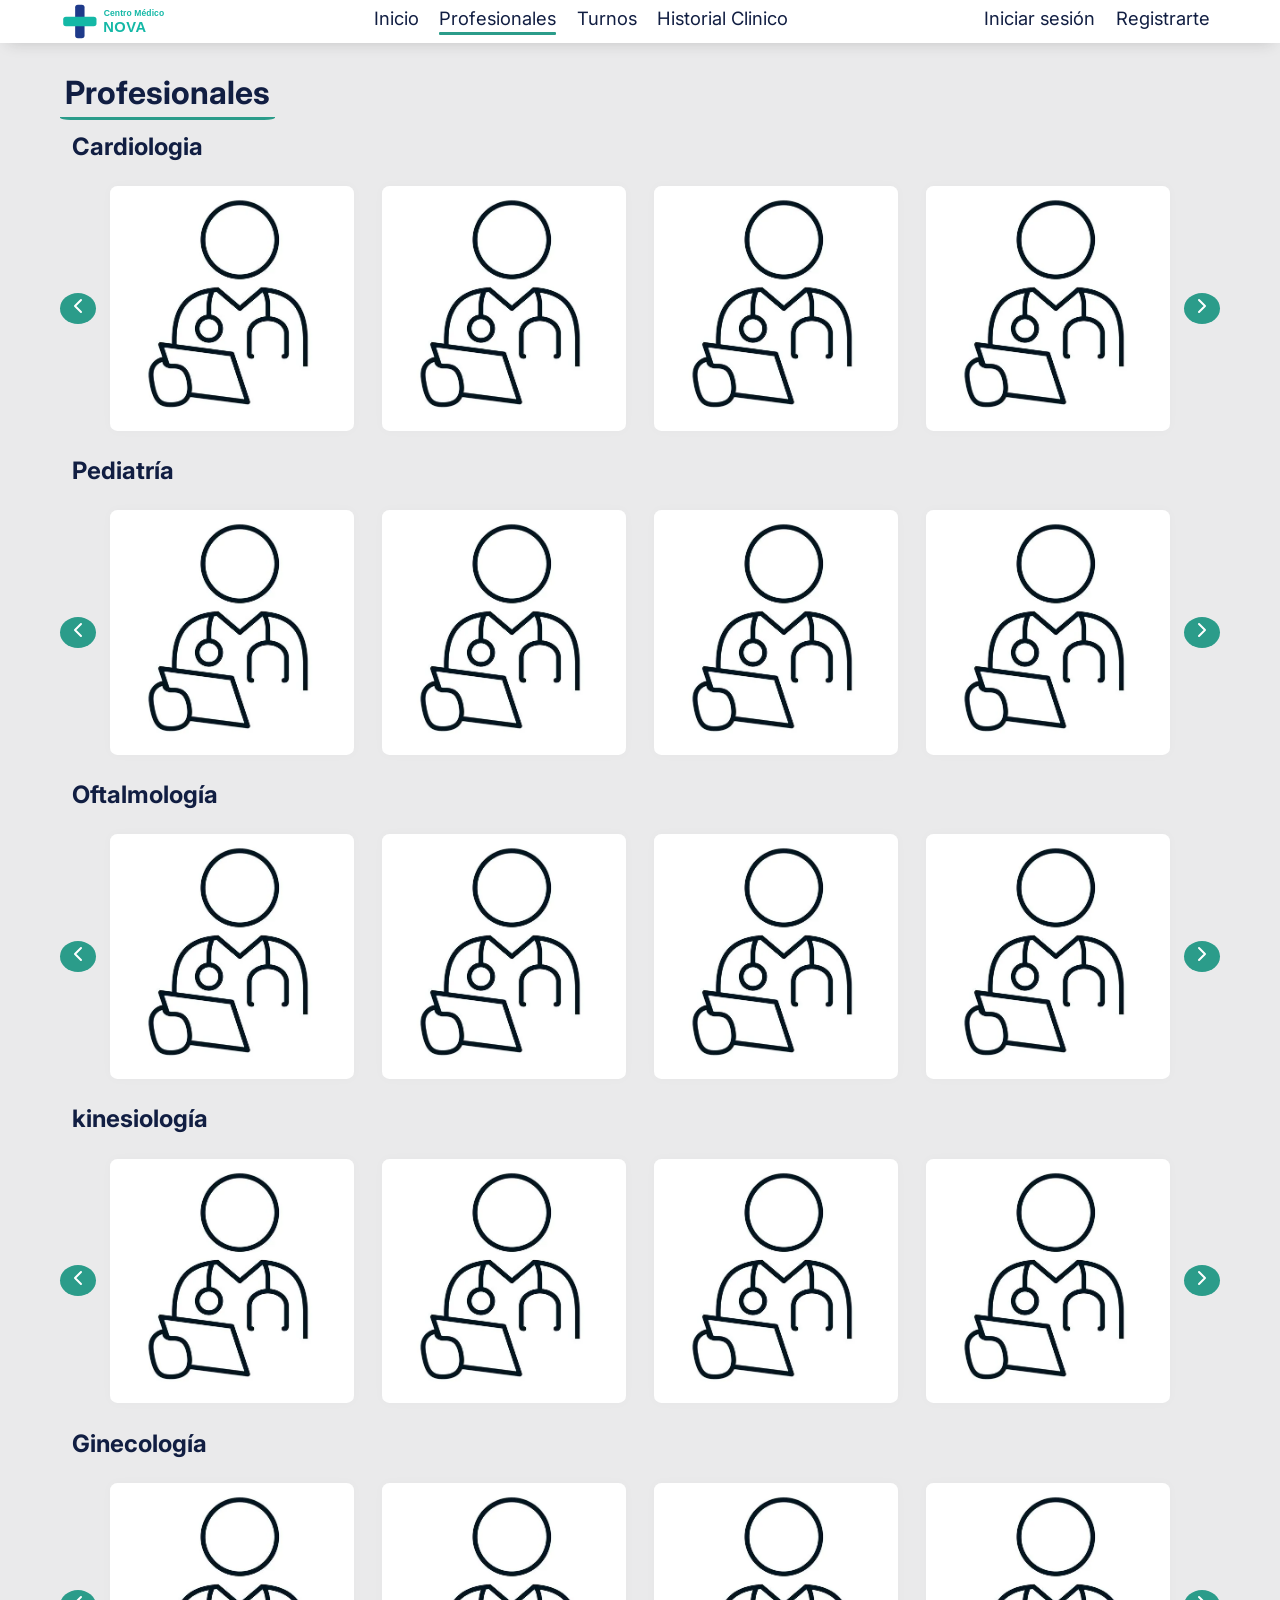
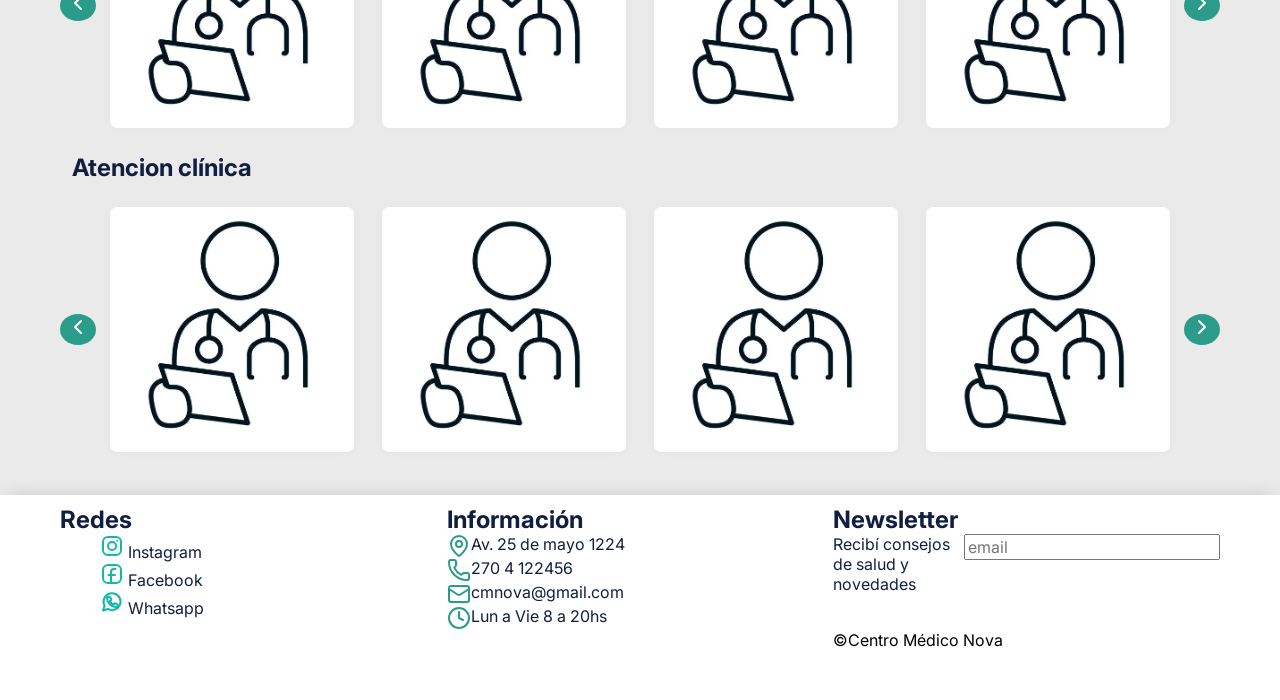
<file: pages/profesionales.html>
<!doctype html>
<html lang="es-AR">
  <head>
    <meta name="author" content="ariana cappello" />
    <meta
      name="description"
      content="Centro Médico Nova ofrece atención en cardiología, pediatría, oftalmología, kinesiología, ginecología, clínica médica en Formosa."
    />
    <meta
      name="keywords"
      content="centro médico en Formosa,clínica en Formosa,turnos médicos en Formosa,pediatra en Formosa,cardiólogo en Formosa,oftalmólogo en Formosa"
    />
    <meta charset="UTF-8" />
    <meta name="viewport" content="width=device-width, initial-scale=1.0" />
    <title>Centro Médico Nova | Profesionales</title>
    <link rel="stylesheet" href="../css/colores-svg.css">
    <link rel="stylesheet" href="../css/stilos-general.css">
    <link rel="preconnect" href="https://fonts.googleapis.com">
    <link rel="stylesheet" href="../css/footer.css">
    <link rel="preconnect" href="https://fonts.gstatic.com" crossorigin>
    <link href="https://fonts.googleapis.com/css2?family=Inter:wght@400;500;600;700&display=swap"rel="stylesheet">
    <link rel="stylesheet" href="../css/header.css">
    <link rel="stylesheet" href="../css/main/main.css">
    <link rel="shortcut icon" href="../img/centro-medico-nova-favicon.svg" type="image/x-icon">
    <link rel="stylesheet" href="../css/main/profesionales-main.css">
  </head>
  <body>
    <header class="header-nav">
      <div class="contenedor">
        
        <nav >
          <img src="../img/centro-medico-nova-logo-horizontal.svg"/>
          <ul>
            <li>
              <a href="../index.html">Inicio</a>
            </li>
            <li class="activo">
              <a href="./profesionales.html">Profesionales</a>
            </li>
            <li>
              <a href="./turnos.html">Turnos</a>
            </li>
            <li>
              <a href="./Historial.html">Historial Clinico</a>
            </li>
          </ul>
          <ul>
            <li>
              <a href="./iniciar-sesion.html">Iniciar sesión</a>
            </li>
            <li>
              <a href="./registrarte.html">Registrarte</a>
            </li>
          </ul>
        </nav>
      </div>
    </header>
    <main class="main">
      <div class="contenedor profesionales-main">
        <h1>Profesionales</h1>
        <section>
          <h2>Cardiologia</h2>
          <div class="carrusel">
            <button class="button"><svg xmlns="http://www.w3.org/2000/svg" width="24" height="24" viewBox="0 0 24 24" fill="none" stroke="currentColor" stroke-width="2" stroke-linecap="round" stroke-linejoin="round" class="lucide lucide-chevron-left-icon lucide-chevron-left color-botones"><path d="m15 18-6-6 6-6"/></svg></button>
            <div class="ventana">
              <div class="track">
                <a href="../pages/turnos.html">
                  <img
                    src="../img/iStock-1299989376-e1687834828309.webp"
                    alt="Dr Gimenez"
                    width=""
                  />
                </a>
                <a href="../pages/turnos.html">
                  <img
                    src="../img/iStock-1299989376-e1687834828309.webp"
                    alt="Dr Juarez"
                    width=""
                  />
                </a>
                <a href="../pages/turnos.html">
                  <img
                    src="../img/iStock-1299989376-e1687834828309.webp"
                    alt="Dr Fernandez "
                    width=""
                  />
                </a>
                <a href="../pages/turnos.html">
                  <img
                    src="../img/iStock-1299989376-e1687834828309.webp"
                    alt="Dr Suarez"
                    width=""
                  />
                </a>
              </div>
            </div>
            <button class="button"><svg xmlns="http://www.w3.org/2000/svg" width="24" height="24" viewBox="0 0 24 24" fill="none" stroke="currentColor" stroke-width="2" stroke-linecap="round" stroke-linejoin="round" class="lucide lucide-chevron-right-icon lucide-chevron-right color-botones"><path d="m9 18 6-6-6-6"/></svg></button>
          </div>
        </section>
        <section>
          <h2>Pediatría</h2>
          <div class="carrusel">
            <button class="button"><svg xmlns="http://www.w3.org/2000/svg" width="24" height="24" viewBox="0 0 24 24" fill="none" stroke="currentColor" stroke-width="2" stroke-linecap="round" stroke-linejoin="round" class="lucide lucide-chevron-left-icon lucide-chevron-left color-botones"><path d="m15 18-6-6 6-6"/></svg></button>
            <div class="ventana">
              <div class="track">
                <a href="../pages/turnos.html">
                  <img
                    src="../img/iStock-1299989376-e1687834828309.webp"
                    alt="Dr Gimenez"
                  />
                </a>
                <a href="../pages/turnos.html">
                  <img
                    src="../img/iStock-1299989376-e1687834828309.webp"
                    alt="Dr Juarez"
                  />
                </a>
                <a href="../pages/turnos.html">
                  <img
                    src="../img/iStock-1299989376-e1687834828309.webp"
                    alt="Dr Fernandez "
                  />
                </a>
                <a href="../pages/turnos.html">
                  <img
                    src="../img/iStock-1299989376-e1687834828309.webp"
                    alt="Dr Suarez"
                  />
                </a>
              </div>
            </div>
            <button class="button"><svg xmlns="http://www.w3.org/2000/svg" width="24" height="24" viewBox="0 0 24 24" fill="none" stroke="currentColor" stroke-width="2" stroke-linecap="round" stroke-linejoin="round" class="lucide lucide-chevron-right-icon lucide-chevron-right color-botones"><path d="m9 18 6-6-6-6"/></svg></button>
          </div>
        </section>
        <section>
          <h2>Oftalmología</h2>
          <div class="carrusel">
            <button class="button"><svg xmlns="http://www.w3.org/2000/svg" width="24" height="24" viewBox="0 0 24 24" fill="none" stroke="currentColor" stroke-width="2" stroke-linecap="round" stroke-linejoin="round" class="lucide lucide-chevron-left-icon lucide-chevron-left color-botones"><path d="m15 18-6-6 6-6"/></svg></button>
            <div class="ventana">
              <div class="track">
                <a href="../pages/turnos.html">
                  <img
                    src="../img/iStock-1299989376-e1687834828309.webp"
                    alt="Dr Gimenez"
                  />
                </a>
                <a href="../pages/turnos.html">
                  <img
                    src="../img/iStock-1299989376-e1687834828309.webp"
                    alt="Dr Juarez"
                  />
                </a>
                <a href="../pages/turnos.html">
                  <img
                    src="../img/iStock-1299989376-e1687834828309.webp"
                    alt="Dr Fernandez "
                  />
                </a>
                <a href="../pages/turnos.html">
                  <img
                    src="../img/iStock-1299989376-e1687834828309.webp"
                    alt="Dr Suarez"
                  />
                </a>
              </div>
            </div>
            <button class="button"><svg xmlns="http://www.w3.org/2000/svg" width="24" height="24" viewBox="0 0 24 24" fill="none" stroke="currentColor" stroke-width="2" stroke-linecap="round" stroke-linejoin="round" class="lucide lucide-chevron-right-icon lucide-chevron-right color-botones"><path d="m9 18 6-6-6-6"/></svg></button>
          </div>
        </section>
        <section>
          <h2>kinesiología</h2>
          <div class="carrusel">
            <button class="button"><svg xmlns="http://www.w3.org/2000/svg" width="24" height="24" viewBox="0 0 24 24" fill="none" stroke="currentColor" stroke-width="2" stroke-linecap="round" stroke-linejoin="round" class="lucide lucide-chevron-left-icon lucide-chevron-left color-botones"><path d="m15 18-6-6 6-6"/></svg></button>
            <div class="ventana">
              <div class="track">
                <a href="../pages/turnos.html">
                  <img
                    src="../img/iStock-1299989376-e1687834828309.webp"
                    alt="Dr Gimenez"
                  />
                </a>
                <a href="../pages/turnos.html">
                  <img
                    src="../img/iStock-1299989376-e1687834828309.webp"
                    alt="Dr Juarez"
                  />
                </a>
                <a href="../pages/turnos.html">
                  <img
                    src="../img/iStock-1299989376-e1687834828309.webp"
                    alt="Dr Fernandez "
                  />
                </a>
                <a href="../pages/turnos.html">
                  <img
                    src="../img/iStock-1299989376-e1687834828309.webp"
                    alt="Dr Suarez"
                  />
                </a>
              </div>
            </div>
            <button class="button"><svg xmlns="http://www.w3.org/2000/svg" width="24" height="24" viewBox="0 0 24 24" fill="none" stroke="currentColor" stroke-width="2" stroke-linecap="round" stroke-linejoin="round" class="lucide lucide-chevron-right-icon lucide-chevron-right color-botones"><path d="m9 18 6-6-6-6"/></svg></button>
          </div>
        </section>
        <section>
          <h2>Ginecología</h2>
          <div class="carrusel">
            <button class="button"><svg xmlns="http://www.w3.org/2000/svg" width="24" height="24" viewBox="0 0 24 24" fill="none" stroke="currentColor" stroke-width="2" stroke-linecap="round" stroke-linejoin="round" class="lucide lucide-chevron-left-icon lucide-chevron-left color-botones"><path d="m15 18-6-6 6-6"/></svg></button>
            <div class="ventana">
              <div class="track">
                <a href="../pages/turnos.html">
                  <img
                    src="../img/iStock-1299989376-e1687834828309.webp"
                    alt="Dr Gimenez"
                  />
                </a>
                <a href="../pages/turnos.html">
                  <img
                    src="../img/iStock-1299989376-e1687834828309.webp"
                    alt="Dr Juarez"
                  />
                </a>
                <a href="../pages/turnos.html">
                  <img
                    src="../img/iStock-1299989376-e1687834828309.webp"
                    alt="Dr Fernandez "
                  />
                </a>
                <a href="../pages/turnos.html">
                  <img
                    src="../img/iStock-1299989376-e1687834828309.webp"
                    alt="Dr Suarez"
                  />
                </a>
              </div>
            </div>
            <button class="button"><svg xmlns="http://www.w3.org/2000/svg" width="24" height="24" viewBox="0 0 24 24" fill="none" stroke="currentColor" stroke-width="2" stroke-linecap="round" stroke-linejoin="round" class="lucide lucide-chevron-right-icon lucide-chevron-right color-botones"><path d="m9 18 6-6-6-6"/></svg></button>
          </div>
        </section>
        <section>
          <h2>Atencion clínica</h2>
          <div class="carrusel">
            <button class="button"><svg xmlns="http://www.w3.org/2000/svg" width="24" height="24" viewBox="0 0 24 24" fill="none" stroke="currentColor" stroke-width="2" stroke-linecap="round" stroke-linejoin="round" class="lucide lucide-chevron-left-icon lucide-chevron-left color-botones"><path d="m15 18-6-6 6-6"/></svg></button>
            <div class="ventana">
              <div class="track">
                <a href="../pages/turnos.html">
                  <img
                    src="../img/iStock-1299989376-e1687834828309.webp"
                    alt="Dr Gimenez"
                  />
                </a>
                <a href="../pages/turnos.html">
                  <img
                    src="../img/iStock-1299989376-e1687834828309.webp"
                    alt="Dr Juarez"
                  />
                </a>
                <a href="../pages/turnos.html">
                  <img
                    src="../img/iStock-1299989376-e1687834828309.webp"
                    alt="Dr Fernandez "
                  />
                </a>
                <a href="../pages/turnos.html">
                  <img
                    src="../img/iStock-1299989376-e1687834828309.webp"
                  />
                </a>
              </div>
            </div>
            <button class="button"><svg xmlns="http://www.w3.org/2000/svg" width="24" height="24" viewBox="0 0 24 24" fill="none" stroke="currentColor" stroke-width="2" stroke-linecap="round" stroke-linejoin="round" class="lucide lucide-chevron-right-icon lucide-chevron-right color-botones"><path d="m9 18 6-6-6-6"/></svg></button>
          </div>
        </section>
      </div>
    </main>
    <footer class="footer">
      <div class="contenedor">
        <img />
        <section class="footer-redes">
          <h2>Redes</h2>
          <ul>
            <li>
              <img src="../img/instagram-minimal.svg" class="color-general" width="24"
              height="24"/>
              <a>Instagram</a>
            </li>
            <li>
              <img src="../img/facebook-minimal.svg" class="color-general"width="24"
              height="24"/>
              <a>Facebook</a>
            </li>
            <li>
              <img src="../img/whatsapp-minimal.svg" class="color-general" width="24"
              height="24"/>
              <a>Whatsapp</a>
            </li>
          </ul>
        </section>
        <section class=" footer-informacion">
          <h2>Información</h2>
          <div>
            <svg
              xmlns="http://www.w3.org/2000/svg"
              width="24"
              height="24"
              viewBox="0 0 24 24"
              fill="none"
              stroke="currentColor"
              stroke-width="2"
              stroke-linecap="round"
              stroke-linejoin="round"
              class="lucide lucide-map-pin-icon lucide-map-pin color-general"
            >
              <path
                d="M20 10c0 4.993-5.539 10.193-7.399 11.799a1 1 0 0 1-1.202 0C9.539 20.193 4 14.993 4 10a8 8 0 0 1 16 0"
              />
              <circle cx="12" cy="10" r="3" />
            </svg>
            <p>Av. 25 de mayo 1224</p>
          </div>
          <div>
            <svg
              xmlns="http://www.w3.org/2000/svg"
              width="24"
              height="24"
              viewBox="0 0 24 24"
              fill="none"
              stroke="currentColor"
              stroke-width="2"
              stroke-linecap="round"
              stroke-linejoin="round"
              class="lucide lucide-phone-icon lucide-phone color-general"
            >
              <path
                d="M13.832 16.568a1 1 0 0 0 1.213-.303l.355-.465A2 2 0 0 1 17 15h3a2 2 0 0 1 2 2v3a2 2 0 0 1-2 2A18 18 0 0 1 2 4a2 2 0 0 1 2-2h3a2 2 0 0 1 2 2v3a2 2 0 0 1-.8 1.6l-.468.351a1 1 0 0 0-.292 1.233 14 14 0 0 0 6.392 6.384"
              />
            </svg>
            <p>270 4 122456</p>
          </div>
          <div>
            <svg
              xmlns="http://www.w3.org/2000/svg"
              width="24"
              height="24"
              viewBox="0 0 24 24"
              fill="none"
              stroke="currentColor"
              stroke-width="2"
              stroke-linecap="round"
              stroke-linejoin="round"
              class="lucide lucide-mail-icon lucide-mail color-general"
            >
              <path d="m22 7-8.991 5.727a2 2 0 0 1-2.009 0L2 7" />
              <rect x="2" y="4" width="20" height="16" rx="2" />
            </svg>
            <p>cmnova@gmail.com</p>
          </div>
          <div>
            <svg
              xmlns="http://www.w3.org/2000/svg"
              width="24"
              height="24"
              viewBox="0 0 24 24"
              fill="none"
              stroke="currentColor"
              stroke-width="2"
              stroke-linecap="round"
              stroke-linejoin="round"
              class="lucide lucide-clock-icon lucide-clock color-general"
            >
              <circle cx="12" cy="12" r="10" />
              <path d="M12 6v6l4 2" />
            </svg>
            <p>Lun a Vie 8 a 20hs</p>
          </div>
        </section>
        <section class="footeer-Newsletter">
          <h2>Newsletter</h2>
          <div>
          <p>Recibí consejos de salud y novedades</p>
          <label>
            <input type="email" name="email" placeholder="email" />
          </label>
          </div>
        </section>
        <div class="footer-copyright">&copy;Centro Médico Nova</div>
      </div>
    </footer>
  </body>
</html>
</file>
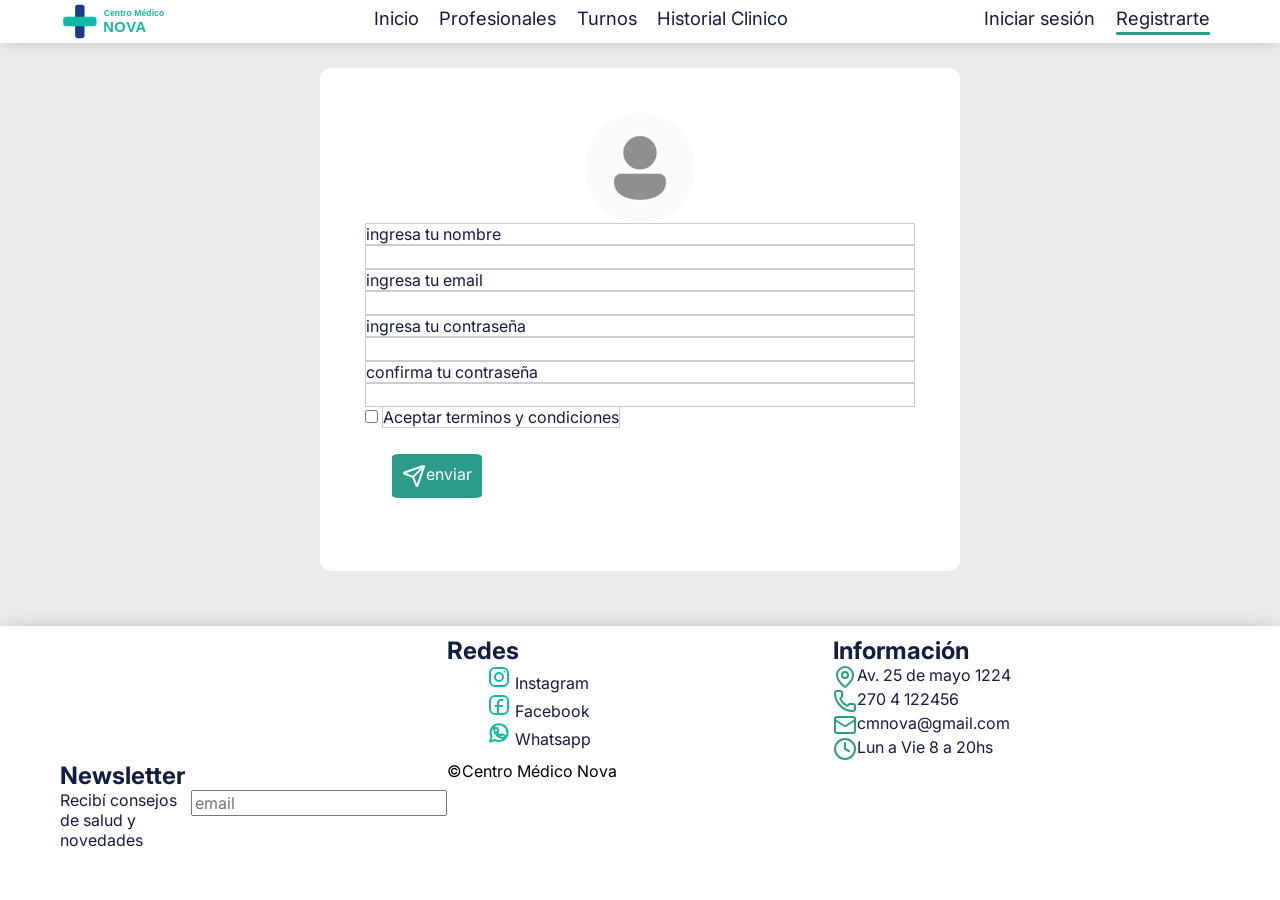
<file: pages/registrarte.html>
<!doctype html>
<html lang="es-AR">
  <head>
    <meta name="author" content="ariana cappello" />
    <meta
      name="description"
      content="Centro Médico Nova ofrece atención en cardiología, pediatría, oftalmología, kinesiología, ginecología y clínica médica en Formosa."
    />
    <meta
      name="keywords"
      content="centro médico en Formosa,clínica en Formosa,turnos médicos en Formosa,pediatra en Formosa,cardiólogo en Formosa,oftalmólogo en Formos"
    />
    <meta charset="UTF-8" />
    <meta name="viewport" content="width=device-width, initial-scale=1.0" />
    <title>Centro Médico Nova | Registro</title>
    <link rel="stylesheet" href="../css/colores-svg.css" />
    <link rel="stylesheet" href="../css/stilos-general.css" />
    <link rel="preconnect" href="https://fonts.googleapis.com" />
    <link rel="stylesheet" href="../css/footer.css" />
    <link rel="preconnect" href="https://fonts.gstatic.com" crossorigin />
    <link
      href="https://fonts.googleapis.com/css2?family=Inter:wght@400;500;600;700&display=swap"
      rel="stylesheet"
    />
    <link rel="stylesheet" href="../css/header.css" />
    <link rel="stylesheet" href="../css/main/main.css" />
    <link rel="stylesheet" href="../css/main/registrarte-main.css" />
    <link
      rel="shortcut icon"
      href="../img/centro-medico-nova-favicon.svg"
      type="image/x-icon"
    />
  </head>
  <body>
    <header class="header-nav">
      <div class="contenedor">
        <nav>
          <img src="../img/centro-medico-nova-logo-horizontal.svg" />
          <ul>
            <li>
              <a href="../index.html">Inicio</a>
            </li>
            <li>
              <a href="./profesionales.html">Profesionales</a>
            </li>
            <li>
              <a href="./turnos.html">Turnos</a>
            </li>
            <li>
              <a href="./Historial.html">Historial Clinico</a>
            </li>
          </ul>
          <ul>
            <li>
              <a href="./iniciar-sesion.html">Iniciar sesión</a>
            </li>
            <li class="activo">
              <a href="./registrarte.html">Registrarte</a>
            </li>
          </ul>
        </nav>
      </div>
    </header>
    <main class="main">
      <div class="contenedor ">
        <div>
          <form class="registrarte-main" action="procesar.php" method="post">
            <img src="../img/icon-7797704_640.png">
            <label for="text">ingresa tu nombre</label>
            <input
              type="text"
              name="nombre"
              id="text"
              required
              minlength="5"
              maxlength="19"
            />
            <label for="email">ingresa tu email</label>
            <input type="email" name="email" id="email" required />
            <label for="password">ingresa tu contraseña</label>
            <input
              type="password"
              name="contraseña"
              id="password"
              required
              minlength="8"
              maxlength="50"
            />
            <label for="confirmar-contraseña">confirma tu contraseña</label>
            <input
              type="password"
              name="confirmar-contraseña"
              id="confirmar-contraseña"
              requiredword
              minlength="8"
              maxlength="50"
            />
            <div class="terminosycondiciones">
              <input type="checkbox" id="terminos-registro" required />
              <label for="terminos-registro"
              >Aceptar terminos y condiciones</label
              >
            </div>
            <button class="botones" type="submit">
              <svg
                xmlns="http://www.w3.org/2000/svg"
                width="24"
                height="24"
                viewBox="0 0 24 24"
                fill="none"
                stroke="currentColor"
                stroke-width="2"
                stroke-linecap="round"
                stroke-linejoin="round"
                class="lucide lucide-send-icon lucide-send color-botones"
              >
                <path d="M14.536 21.686a.5.5 0 0 0 .937-.024l6.5-19a.496.496 0 0 0-.635-.635l-19 6.5a.5.5 0 0 0-.024.937l7.93 3.18a2 2 0 0 1 1.112 1.11z"/>
                <path d="m21.854 2.147-10.94 10.939" />
                </svg>enviar
            </button>
          </form>
        </div>
        <aside></aside>
      </div>
    </main>
    <footer class="footer">
      <div class="contenedor">
        <img />
        <section>
          <h2>Redes</h2>
          <ul>
            <li>
              <img
                src="../img/instagram-minimal.svg"
                class="color-general"
                width="24"
                height="24"
              />
              <a>Instagram</a>
            </li>
            <li>
              <img
                src="../img/facebook-minimal.svg"
                class="color-general"
                width="24"
                height="24"
              />
              <a>Facebook</a>
            </li>
            <li>
              <img
                src="../img/whatsapp-minimal.svg"
                class="color-general"
                width="24"
                height="24"
              />
              <a>Whatsapp</a>
            </li>
          </ul>
        </section>
        <section>
          <h2>Información</h2>
          <div>
            <svg
              xmlns="http://www.w3.org/2000/svg"
              width="24"
              height="24"
              viewBox="0 0 24 24"
              fill="none"
              stroke="currentColor"
              stroke-width="2"
              stroke-linecap="round"
              stroke-linejoin="round"
              class="lucide lucide-map-pin-icon lucide-map-pin color-general"
            >
              <path
                d="M20 10c0 4.993-5.539 10.193-7.399 11.799a1 1 0 0 1-1.202 0C9.539 20.193 4 14.993 4 10a8 8 0 0 1 16 0"
              />
              <circle cx="12" cy="10" r="3" />
            </svg>
            <p>Av. 25 de mayo 1224</p>
          </div>
          <div>
            <svg
              xmlns="http://www.w3.org/2000/svg"
              width="24"
              height="24"
              viewBox="0 0 24 24"
              fill="none"
              stroke="currentColor"
              stroke-width="2"
              stroke-linecap="round"
              stroke-linejoin="round"
              class="lucide lucide-phone-icon lucide-phone color-general"
            >
              <path
                d="M13.832 16.568a1 1 0 0 0 1.213-.303l.355-.465A2 2 0 0 1 17 15h3a2 2 0 0 1 2 2v3a2 2 0 0 1-2 2A18 18 0 0 1 2 4a2 2 0 0 1 2-2h3a2 2 0 0 1 2 2v3a2 2 0 0 1-.8 1.6l-.468.351a1 1 0 0 0-.292 1.233 14 14 0 0 0 6.392 6.384"
              />
            </svg>
            <p>270 4 122456</p>
          </div>
          <div>
            <svg
              xmlns="http://www.w3.org/2000/svg"
              width="24"
              height="24"
              viewBox="0 0 24 24"
              fill="none"
              stroke="currentColor"
              stroke-width="2"
              stroke-linecap="round"
              stroke-linejoin="round"
              class="lucide lucide-mail-icon lucide-mail color-general"
            >
              <path d="m22 7-8.991 5.727a2 2 0 0 1-2.009 0L2 7" />
              <rect x="2" y="4" width="20" height="16" rx="2" />
            </svg>
            <p>cmnova@gmail.com</p>
          </div>
          <div>
            <svg
              xmlns="http://www.w3.org/2000/svg"
              width="24"
              height="24"
              viewBox="0 0 24 24"
              fill="none"
              stroke="currentColor"
              stroke-width="2"
              stroke-linecap="round"
              stroke-linejoin="round"
              class="lucide lucide-clock-icon lucide-clock color-general"
            >
              <circle cx="12" cy="12" r="10" />
              <path d="M12 6v6l4 2" />
            </svg>
            <p>Lun a Vie 8 a 20hs</p>
          </div>
        </section>
        <section class="footeer-Newsletter">
          <h2>Newsletter</h2>
          <div>
            <p>Recibí consejos de salud y novedades</p>
            <label>
              <input type="email" name="email" placeholder="email" />
            </label>
          </div>
        </section>
        <div class="copyright">&copy;Centro Médico Nova</div>
      </div>
    </footer>
  </body>
</html>
</file>
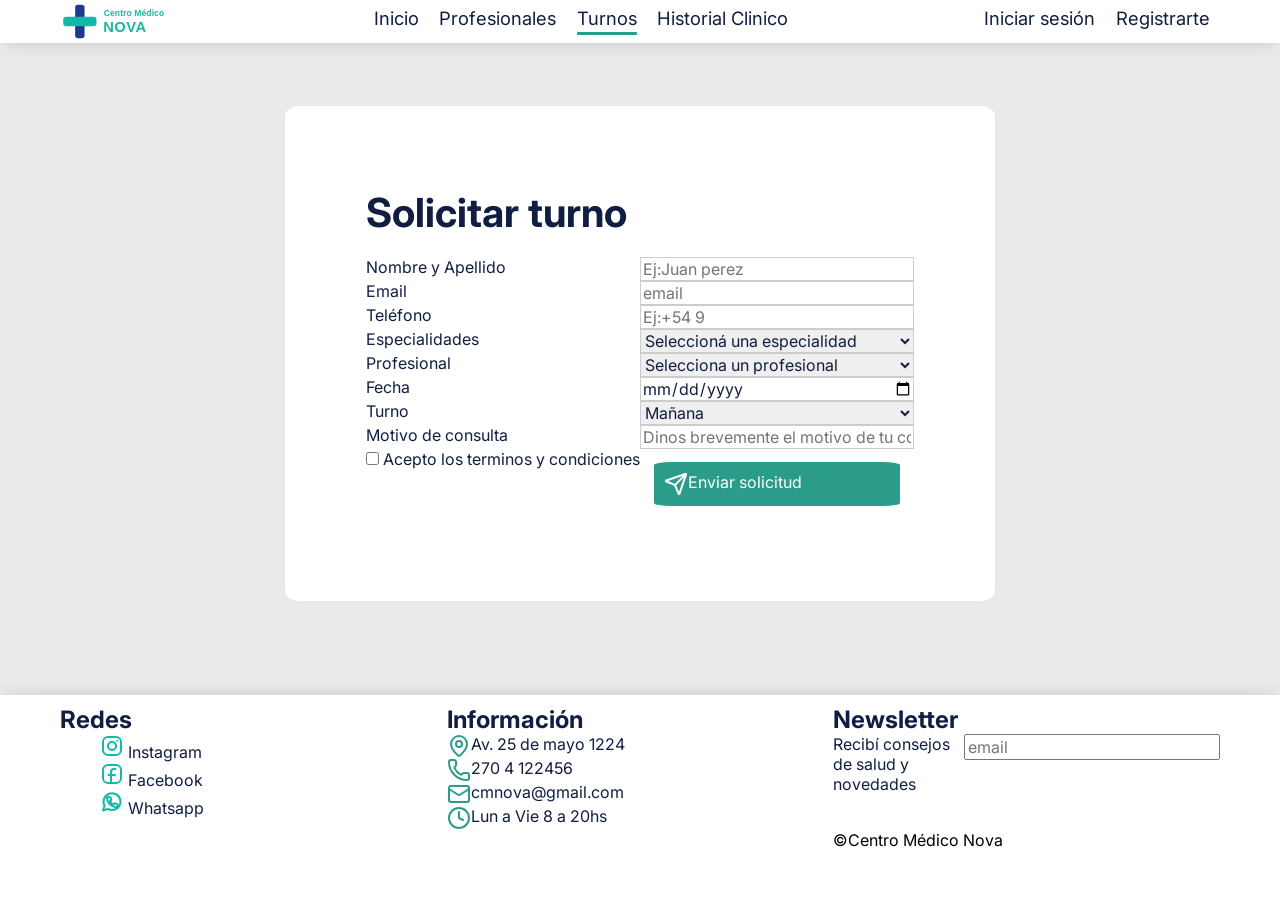
<file: pages/turnos.html>
<!doctype html>
<html lang="es-AR">
  <head>
    <meta name="author" content="ariana cappello" />
    <meta
      name="description"
      content="Centro Médico Nova ofrece atención en cardiología, pediatría, oftalmología, kinesiología, ginecología y clínica médica en Formosa."
    />
    <meta
      name="keywords"
      content="centro médico en Formosa,clínica en Formosa,turnos médicos en Formosa,pediatra en Formosa,cardiólogo en Formosa,oftalmólogo en Formos"
    />
    <meta charset="UTF-8" />
    <meta name="viewport" content="width=device-width, initial-scale=1.0" />
    <title>Centro Médico Nova | Turnos</title>
    <link rel="stylesheet" href="../css/colores-svg.css" />
    <link rel="stylesheet" href="../css/stilos-general.css" />
    <link rel="preconnect" href="https://fonts.googleapis.com" />
    <link rel="preconnect" href="https://fonts.gstatic.com" crossorigin />
    <link
      href="https://fonts.googleapis.com/css2?family=Inter:wght@400;500;600;700&display=swap"
      rel="stylesheet"
    />
    <link rel="stylesheet" href="../css/header.css" />
    <link
      rel="shortcut icon"
      href="../img/centro-medico-nova-favicon.svg"
      type="image/x-icon"
    />
    <link rel="stylesheet" href="../css/footer.css" />
    <link rel="stylesheet" href="../css/main/main.css" />
    <link rel="stylesheet" href="../css/main/turnos-main.css" />
  </head>
  <body>
    <header class="header-nav">
      <div class="contenedor">
        <nav>
          <img src="../img/centro-medico-nova-logo-horizontal.svg" />
          <ul>
            <li>
              <a href="../index.html">Inicio</a>
            </li>
            <li>
              <a href="./profesionales.html">Profesionales</a>
            </li>
            <li class="activo">
              <a href="./turnos.html">Turnos</a>
            </li>
            <li>
              <a href="./Historial.html">Historial Clinico</a>
            </li>
          </ul>
          <ul>
            <li>
              <a href="./iniciar-sesion.html">Iniciar sesión</a>
            </li>
            <li>
              <a href="./registrarte.html">Registrarte</a>
            </li>
          </ul>
        </nav>
      </div>
    </header>
    <main class="main">
      <div class="contenedor">
        <div class="turnos-main">
          <h1>Solicitar turno</h1>
          <form action="procesar.php" method="post">
            <label for="nombre-turno">Nombre y Apellido</label>
            <input
              type="text"
              name="nombre"
              id="nombre-turno"
              required
              minlength="4"
              maxlength="60"
              placeholder="Ej:Juan perez"
            />
            <label for="email-turno">Email</label>
            <input
              type="email"
              name="email-turno"
              id="email-turno"
              placeholder="email"
              minlength="4"
              maxlength="60"
            />
            <label for="telefono-turno">Teléfono</label>
            <input
              name="telefono-turno"
              type="text"
              id="telefono-turno"
              required
              minlength="7"
              maxlength="15"
              placeholder="Ej:+54 9 "
            />
            <label for="especialidad-turno">Especialidades</label>
            <select id="especialidad-turno" name="especialidad" required>
              <option value="" selected disabled>
                Seleccioná una especialidad
              </option>
              <option value="cardiologia">Cardiología</option>
              <option value="pediatria">Pediatría</option>
              <option value="oftalmologia">Oftalmología</option>
              <option value="Ginecologia">Ginecología</option>
              <option value="Atencion clinica">Atencion clinica</option>
            </select>
            <label for="profesional-turno">Profesional</label>
            <select id="profesional-turno" name="profesional" required>
              <option value="" selected disabled>
                Selecciona un profesional
              </option>
              <optgroup label="Cardiologia">
                <option value="Dr Gimenez">Dr Gimenez</option>
                <option value="Dr Juarez">Dr Juarez</option>
                <option value="Dr Fernandez">Dr Fernandez</option>
                <option value="Dr Suarez">Dr Suarez</option>
              </optgroup>
              <optgroup label="Pediatría">
                <option value="Dr Gimenez">Dr Gimenez</option>
                <option value="Dr Juarez">Dr Juarez</option>
                <option value="Dr Fernandez">Dr Fernandez</option>
                <option value="Dr Suarez">Dr Suarez</option>
              </optgroup>
              <optgroup label="Oftalmología">
                <option value="Dr Gimenez">Dr Gimenez</option>
                <option value="Dr Juarez">Dr Juarez</option>
                <option value="Dr Fernandez">Dr Fernandez</option>
                <option value="Dr Suarez">Dr Suarez</option>
              </optgroup>
              <optgroup label="kinesiología">
                <option value="Dr Gimenez">Dr Gimenez</option>
                <option value="Dr Juarez">Dr Juarez</option>
                <option value="Dr Fernandez">Dr Fernandez</option>
                <option value="Dr Suarez">Dr Suarez</option>
              </optgroup>
              <optgroup label="Ginecologia">
                <option value="Dr Gimenez">Dr Gimenez</option>
                <option value="Dr Juarez">Dr Juarez</option>
                <option value="Dr Fernandez">Dr Fernandez</option>
                <option value="Dr Suarez">Dr Suarez</option>
              </optgroup>
              <optgroup label="Atencion clinica">
                <option value="Dr Gimenez">Dr Gimenez</option>
                <option value="Dr Juarez">Dr Juarez</option>
                <option value="Dr Fernandez">Dr Fernandez</option>
                <option value="Dr Suarez">Dr Suarez</option>
              </optgroup>
            </select>
            <label for="fecha-turno">Fecha</label>
            <input type="date" name="fecha" id="fecha-turno" required />
            <label for="turno">Turno</label>
            <select id="turno" name="turno" required>
              <option value="Mañana">Mañana</option>
              <option value="Tarde">Tarde</option>
              <option value="Noche">Noche</option>
            </select>
            <label for="text-motivo">Motivo de consulta</label>
            <input
              type="text"
              name="motivo"
              id="text-motivo"
              maxlength="200"
              placeholder="Dinos brevemente el motivo de tu consulta"
            />
            <div class="">
              <input
                type="checkbox"
                name="terminos y condiciones"
                id="terminos"
                required
              />
              <label for="terminos">Acepto los terminos y condiciones</label>
            </div>
            <button class="botones">
              <svg
                xmlns="http://www.w3.org/2000/svg"
                width="24"
                height="24"
                viewBox="0 0 24 24"
                fill="none"
                stroke="currentColor"
                stroke-width="2"
                stroke-linecap="round"
                stroke-linejoin="round"
                class="lucide lucide-send-icon lucide-send color-botones"
              >
                <path
                  d="M14.536 21.686a.5.5 0 0 0 .937-.024l6.5-19a.496.496 0 0 0-.635-.635l-19 6.5a.5.5 0 0 0-.024.937l7.93 3.18a2 2 0 0 1 1.112 1.11z"
                />
                <path d="m21.854 2.147-10.94 10.939" /></svg
              >Enviar solicitud
            </button>
          </form>
        </div>
      </div>
    </main>
    <footer class="footer">
      <div class="contenedor">
        <img />
        <section class="footer-redes">
          <h2>Redes</h2>
          <ul>
            <li>
              <img
                src="../img/instagram-minimal.svg"
                class="color-general"
                width="24"
                height="24"
              />
              <a>Instagram</a>
            </li>
            <li>
              <img
                src="../img/facebook-minimal.svg"
                class="color-general"
                width="24"
                height="24"
              />
              <a>Facebook</a>
            </li>
            <li>
              <img
                src="../img/whatsapp-minimal.svg"
                class="color-general"
                width="24"
                height="24"
              />
              <a>Whatsapp</a>
            </li>
          </ul>
        </section>
        <section class="footer-informacion">
          <h2>Información</h2>
          <div>
            <svg
              xmlns="http://www.w3.org/2000/svg"
              width="24"
              height="24"
              viewBox="0 0 24 24"
              fill="none"
              stroke="currentColor"
              stroke-width="2"
              stroke-linecap="round"
              stroke-linejoin="round"
              class="lucide lucide-map-pin-icon lucide-map-pin color-general"
            >
              <path
                d="M20 10c0 4.993-5.539 10.193-7.399 11.799a1 1 0 0 1-1.202 0C9.539 20.193 4 14.993 4 10a8 8 0 0 1 16 0"
              />
              <circle cx="12" cy="10" r="3" />
            </svg>
            <p>Av. 25 de mayo 1224</p>
          </div>
          <div>
            <svg
              xmlns="http://www.w3.org/2000/svg"
              width="24"
              height="24"
              viewBox="0 0 24 24"
              fill="none"
              stroke="currentColor"
              stroke-width="2"
              stroke-linecap="round"
              stroke-linejoin="round"
              class="lucide lucide-phone-icon lucide-phone color-general"
            >
              <path
                d="M13.832 16.568a1 1 0 0 0 1.213-.303l.355-.465A2 2 0 0 1 17 15h3a2 2 0 0 1 2 2v3a2 2 0 0 1-2 2A18 18 0 0 1 2 4a2 2 0 0 1 2-2h3a2 2 0 0 1 2 2v3a2 2 0 0 1-.8 1.6l-.468.351a1 1 0 0 0-.292 1.233 14 14 0 0 0 6.392 6.384"
              />
            </svg>
            <p>270 4 122456</p>
          </div>
          <div>
            <svg
              xmlns="http://www.w3.org/2000/svg"
              width="24"
              height="24"
              viewBox="0 0 24 24"
              fill="none"
              stroke="currentColor"
              stroke-width="2"
              stroke-linecap="round"
              stroke-linejoin="round"
              class="lucide lucide-mail-icon lucide-mail color-general"
            >
              <path d="m22 7-8.991 5.727a2 2 0 0 1-2.009 0L2 7" />
              <rect x="2" y="4" width="20" height="16" rx="2" />
            </svg>
            <p>cmnova@gmail.com</p>
          </div>
          <div>
            <svg
              xmlns="http://www.w3.org/2000/svg"
              width="24"
              height="24"
              viewBox="0 0 24 24"
              fill="none"
              stroke="currentColor"
              stroke-width="2"
              stroke-linecap="round"
              stroke-linejoin="round"
              class="lucide lucide-clock-icon lucide-clock color-general"
            >
              <circle cx="12" cy="12" r="10" />
              <path d="M12 6v6l4 2" />
            </svg>
            <p>Lun a Vie 8 a 20hs</p>
          </div>
        </section>
        <section class="footeer-Newsletter">
          <h2>Newsletter</h2>
          <div>
            <p>Recibí consejos de salud y novedades</p>
            <label>
              <input type="email" name="email" placeholder="email" />
            </label>
          </div>
        </section>
        <div class="footer-copyright">&copy;Centro Médico Nova</div>
      </div>
    </footer>
  </body>
</html>
</file>
<file: css/colores-svg.css>
:root {
    --azul: #111e42;
    --celeste: #2b9c8a;
    --verde: #22c55e;
    --rojo: #ef4444;
    --amarillo: #f59e0b;
    --violeta: #8b5cf6;
    --blanco: white;
}
.color-general{
  color:var(--celeste)
}
.color-botones{
  color:var(--blanco)
}
.color-sangre{
  color:var(--rojo)

}
.color-alergias{
  color: var(--amarillo)
}
.color-obra-social{
  color:var(--celeste)
}
.color-actualizacion{
  color:var(--celeste)
}
.color-consulta{
  color:var(--celeste)
}
.color-laboratorio{
  color: var(--violeta)
}
.color-radiografia{
  color: var(--azul)
}
.color-resonancia{
  color:var(--verde)
}
.color-pendiente{
  color:var(--rojo)
}
.color-en-revision{
  color:var(--amarillo)
}
.color-finalizado{
  color:var(--verde)
}
.informe{
  color:var(--celeste)
}
</file>
<file: css/stilos-general.css>
*{
  margin:0px;
  box-sizing: border-box;
}
.contenedor{
  max-width: 1200px;
  width: 100%;
  margin:0 auto;
  padding-inline: 20px;
}
body {
  font-family: "Inter", Arial, sans-serif;
  font-weight: 400;
  background-color:rgba(222, 222, 224, 0.616);
  min-height: 100vh;
  display: flex;
  flex-direction: column;
}
button,
input,
select,
textarea {
  font: inherit;
}
main {
  flex: 1;
}
h1,h2,h3,h4,h5,h6,p,a{
  color: var(--azul);
}
</file>
<file: css/header.css>
.header-nav{
  background-color: var(--blanco);
  display: flex;
  box-shadow: 0px 7px 16px -8px rgba(42, 40, 40, 0.22);


  nav{
    display: flex;
    justify-content: space-between;
    align-items: center;
    
  }

  ul{
    display: flex;
  }
  li{
    list-style: none;
    display: flex;
    padding-inline: 0.8vw;
    font-size: 1.15em;
    align-items: flex-end;
  }
  a{
    text-decoration: none;
    position: relative;
    display: inline-block;
    padding-bottom: 6px;
  }
  img{
    display: flex;
    width:10vw;
    min-width: 125px;
  }
  li:hover{
    color: var(--celeste);
    transform: scale(1.05);
    transition: 0.5s;
  }
}
a, img{
  user-select: none;
  text-decoration: none;
  -webkit-user-drag: none;
}
.activo {
  color:var(--celeste);
  transition: 0.4s;

  a::after{
  content:"";
  position: absolute;
  left:0;
  bottom: 0;
  width: 100%;
  height: 3px;
  background-color: var(--celeste);
  transform: scaleX(0);
  transform-origin: left;
  animation: mostrar-linea 0.5s ease-out forwards;
  border-radius: 1px;
  }
}
@keyframes mostrar-linea {
  from{
    transform: scaleX(0);
  }
  to{
    transform: scaleX(1);
  }
}
</file>
<file: css/footer.css>
.footer{
  background-color: var(--blanco);
  width: 100%;
  padding-bottom :50px;
  padding-top: 10px;
  box-shadow: 0px -6px 16px -8px rgba(42, 40, 40, 0.22);
}
.footer .contenedor{
  display: grid;
  grid-template-columns: 1fr 1fr 1fr;

  .footer-redes{
    grid-column: 1;
  }
  .footer-informacion{
    grid-column: 2;
  }
  .footer-Newsletter{
    grid-column: 3;
  }
  .footer-copyright{
    grid-column: 3;
  }
  div{
    display: flex;
  }
  li{
    list-style: none;
  }
  a{
    text-decoration: none;
  }
}
</file>
<file: css/main/index-main.css>
.main-bienvenida{
  display: grid;
  grid-template-columns: 1fr 1fr 1fr 1fr;
  gap:10px;
  align-items: center;
  justify-content: center;
  img{
    width: 100%;
    grid-column: 3/5;
    grid-row:1/4;
  }
  h2{
    grid-column: 1/3;
    font-size: clamp(2rem, 4vw, 4rem);
    line-height: 1.1;
    margin: 0;
  }
  p{
    grid-column: 1/3;
    padding: 0 6px;
    font-size: 100%;
    font-size: clamp(1rem, 1.6vw, 1.4rem);
    line-height: 1.5;
    margin: 0;
  }
  div{
    grid-column: 1/3;
  }
}
.main-informacion{
  display: flex;
  justify-content: center;
  
  div{
    display: grid;
    grid-template-columns: repeat(3,1fr)  ;
    grid-template-rows:repeat(2,1fr);
    padding: 2.2%;
    border-radius: 5%;
    margin:2%;
    gap: 10px;
    border-radius: 7%;
    svg{
      grid-column: 1/2;
      grid-row: 1/3;
      width: 50px;
      justify-self: center;
    }
    h3{
      grid-column:  2/4;
      grid-row: 1/2;
      justify-self: center;
    }
    p{
      grid-column: 2/4;
      grid-row:2/3;
      justify-self: center;
    }
  }

}
.main-especialidades{
  h2{
    border-bottom: solid 3px var(--celeste);
    padding: 5px;
    border-radius: 5%;
    width: fit-content;
  }
  section{
    display: grid;
    grid-template-columns: repeat(6,1fr);
    margin:2%;
  }
  div{
    margin: 2%;
    display: grid;
    justify-items: center;
    text-align: center;
    svg{
      width: 90px;
    }
    h4{
      color: var(--celeste);
    }
  }

}
.botones{
  display: flex;
  justify-content: space-evenly;
  align-items: center;
}
.main-solicitar{
  background-color: var(--celeste);
  border-radius: 7%;
  border: 2px;
  color: var(--blanco);
  display: flex;
  justify-content: center;
  align-items: center;
  padding: 10px;
}
.main-conocermas{
  border-radius: 7%;
  border:solid  2px var(--celeste);
  display: flex;
  justify-content: center;
  align-items: center;
  padding: 10px;
}
</file>
<file: css/main/main.css>
.main{
  margin-bottom: 30px;
}
</file>
<file: css/main/historial.css>
h1 {
  margin: 2%;
  font-size: 2rem;
}
p {
  margin: 2%;
  font-size: 1.3rem;
}
nformacion-main {
}
.cliente {
  margin-top: 5%;
  display: grid;
  text-align: center;
  grid-template-columns: repeat(3, 1fr);
  grid-template-rows: 1fr, 1fr;
  img {
    border-radius: 100%;
    width: 50%;
    grid-column: 1/2;
    grid-row: 1/4;
    justify-self: center;
  }
  h2 {
    grid-column: 2/4;
    grid-row: 1/2;
    justify-self: flex-start;
  }
  p {
    grid-column: 2/4;
    grid-row:2/3;
    justify-self: flex-start;
  }
}
.datos-cliente {
  display: flex;
  justify-content: space-evenly;
  margin: 2%;
  div {
    display: grid;
    grid-template-columns: repeat(3, 1fr);
    grid-template-rows: 1fr, 1fr;
    svg {
      grid-column: 1/2;
      grid-row: 1/3;
      justify-self: center;
    }
    h3 {
      grid-column: 2/4;
      grid-row: 1;
      justify-self: center;
    }
    p {
      grid-row: 2/3;
      grid-column: 2/4;
      justify-self: center;
    }
  }
}
.historial {
  width: 50%;
  display: flex;
  flex-direction: column;
  text-align:center ;
  width: fit-content;
  article {
    display: grid;
    text-align: center;
    grid-template-columns: max-content max-content;
    svg {
      border-radius: 100%;
      width: 25%;
      grid-column: 1/2;
      justify-self: center;
      align-self: center;
    }
    div {
      grid-column: 2/3;
      place-items:center;
    }
  }
}
</file>
<file: css/main/historial-tablas.css>
.historial-nav ul {
  display: flex;
  justify-content: space-evenly;
  width: 100%;
  padding: 0;
  list-style: none;
  background-color: var(--blanco);
  padding: 2%;
}

.ventana-tablas > div {
  display: none;
}

.ventana-tablas > div:target {
  display: flex;
  flex-direction: column;
}
.resumen-clinico{
  background-color: var(--blanco);
  text-align: center;
  img{
    width: 25%;
    border-radius: 100%;
  }
}
.nav-tabla{
  width: 100%;
  display:flex ;
  justify-content: space-between;
  align-items: end;
  color: var(--azul);
  background-color: var(--blanco);
  button{
    background-color: var(--celeste);
    border-radius: 7%;
    border: 0px;
    color: var(--blanco);
    display: flex;
    padding: 5px;
    width: fit-content;
  }
}
.ventana-tablas{
  background-color: var(--blanco);
  display: flex;
  table{
    display: flexbox;
    justify-self:center;
    width: 100%;
    color: var(--azul);
  }
  
}
.recetas{
  width: 100%;
  background-color: var(--blanco);
}
.nav-recetas{
  display: flex;
}
</file>
<file: css/main/iniciar-sesion-main.css>
.iniciar-sesion-main{
  background-color:var(--blanco);
  display: flex;
  flex-direction: column;
  padding: 4%;
  border-radius: 2%;
  h1{
    font-size: 2.5rem;
    padding-bottom: 20px;
  }
  form{
    display: flex;
    flex-direction: column;
    grid-template-columns: 1fr  1fr;
    color: var(--azul);
    
  }
  input,label,select,option{
      display: flex;
      place-self: center;
      color: var(--azul);
      border: 1px solid #ccc;
      width: 50%;
    }
  img{
    display: flex;
    width: 20%;
    border-radius: 100%;
    place-self: center;
    margin: 5px;
  }
}
.main{
  display: flex;
  align-items: center;
}
.main>.contenedor{
  display: flex;
  justify-content: center;
}
.botones{
  background-color: var(--celeste);
  border-radius: 7%;
  border: 0px;
  color: var(--blanco);
  margin: 5%;
  padding: 10px;
  width: fit-content;
  display: flex;
  place-self: center;
}
</file>
<file: css/main/profesionales-main.css>
.carrusel{
  display: flex;
  align-items: center;
  justify-content: center;
}
.button{
  border: none;
  background-color: var(--celeste);
  border-radius: 100%;
  font-size: 1.5vw;
  min-width: 20px;
}
.ventana{
  overflow: hidden;
  flex: 1;
  width: 100%;
  flex: 1;
}
.track{
  display: flex;
  position: relative;
  width: 100%;
  a{
    display: flex;
    justify-content: center;
  }
  img{
    max-width: 90%;
    margin: 5%;
    border-radius: 3%;
    -webkit-box-shadow: 0px 0px 11px 1px rgba(32, 36, 54, 0.034); 
    box-shadow: 0px 0px 11px 1px rgba(32, 35, 54, 0.021);
  }
}
h1{
  border-bottom: solid 3px var(--celeste);
  padding: 5px;
  border-radius: 5%;
  width: fit-content;
}
.profesionales-main{
  margin-top: 2%;
  h2{
    margin: 1%;
  }
}
</file>
<file: css/main/registrarte-main.css>
.registrarte-main{
  background-color:var(--blanco);
  display: flex;
  flex-direction: column;
  padding: 7%;
  border-radius: 2%;
  h1{
    font-size: 2.5rem;
    padding-bottom: 20px;
  }
  form{
    display: grid;
    grid-template-columns: 1fr  1fr;
    color: var(--azul);
    
  }
  input,select,label,option{
      color: var(--azul);
      border: 1px solid #ccc;
    }
  img{
    display: flex;
    width: 20%;
    border-radius: 100%;
    place-self: center;
  }
}
.main{
  display: flex;
  align-items: center;
}
.main>.contenedor{
  display: flex;
  justify-content: center;
}
.botones{
  background-color: var(--celeste);
  border-radius: 7%;
  border: 0px;
  color: var(--blanco);
  display: flex;
  margin: 5%;
  padding: 10px;
  width: fit-content;
}
</file>
<file: css/main/turnos-main.css>
.turnos-main{
  background-color:var(--blanco);
  display: grid;
  padding: 7%;
  border-radius: 2%;
  h1{
    font-size: 2.5rem;
    padding-bottom: 20px;
  }
  form{
    display: grid;
    grid-template-columns: 1fr  1fr;
    color: var(--azul);
    
  }
  input,select,option{
      color: var(--azul);
      border: 1px solid #ccc;
    }

}
.main{
  display: flex;
  align-items: center;
}
.main>.contenedor{
  display: flex;
  justify-content: center;
}
.botones{
  background-color: var(--celeste);
  border-radius: 7%;
  border: 0px;
  color: var(--blanco);
  display: flex;
  margin: 5%;
  padding: 10px;
}
.terminosycondiciones{
  display: flex;
  place-self: center;
}
</file>
